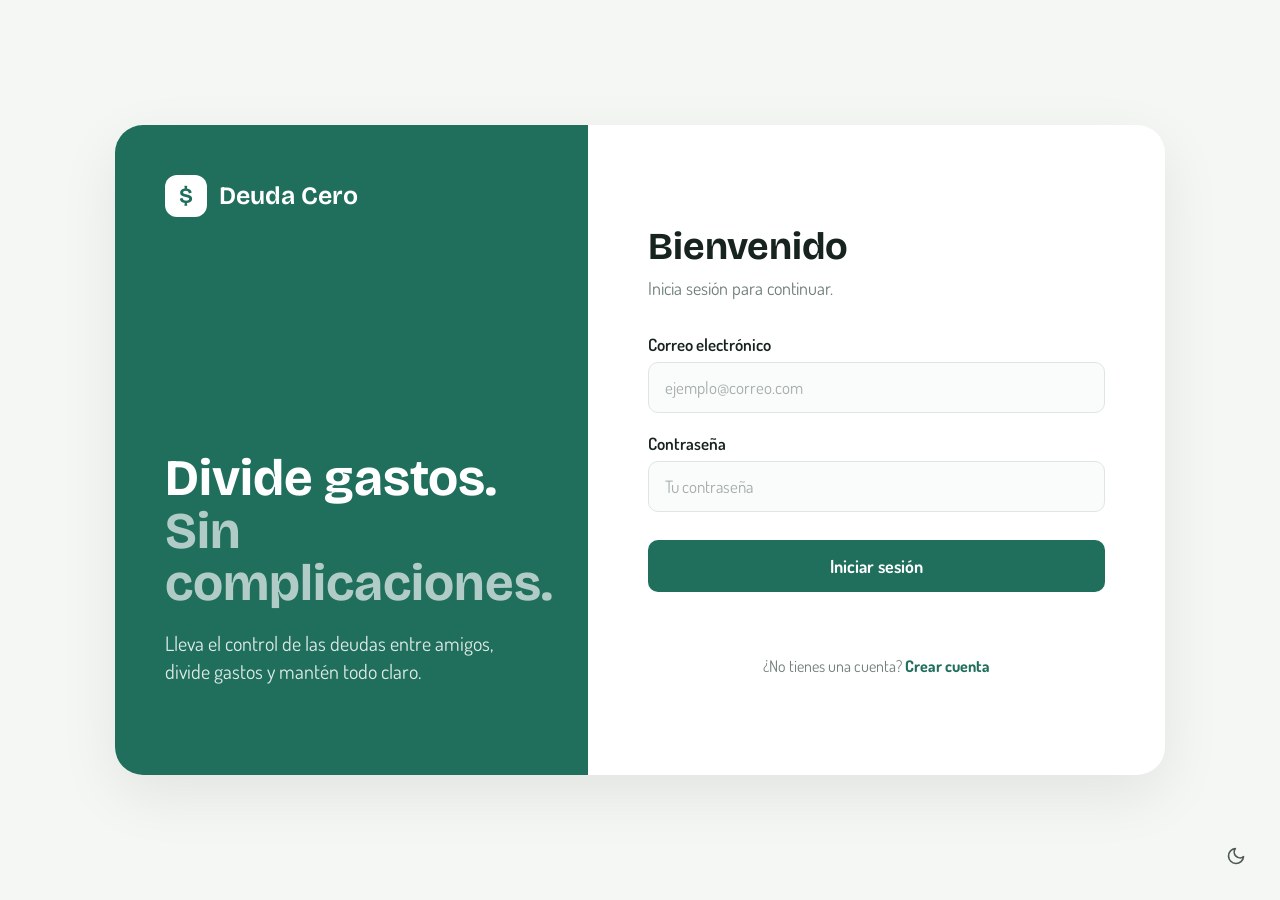
<file: src/main/resources/static/index.html>
<!DOCTYPE html>
<html lang="es">
<head>
    <meta charset="UTF-8">
    <meta name="viewport" content="width=device-width, initial-scale=1.0">

    <title>Deuda Cero</title>

    <link rel="icon" type="image/svg+xml" href="./assets/favicon.svg">

    <script src="./javascript/tema.js"></script>

    <!-- Google Fonts -->
    <link rel="preconnect" href="https://fonts.googleapis.com">
    <link rel="preconnect" href="https://fonts.gstatic.com" crossorigin>

    <link href="https://fonts.googleapis.com/css2?family=Bricolage+Grotesque:opsz,wght@12..96,200..800&family=Dosis:wght@200..800&display=swap"
          rel="stylesheet">

    <link rel="stylesheet" href="./css/auth.css">
    <link rel="stylesheet" href="./css/tema.css">
</head>

<body>

<main class="auth-container">

    <!-- Panel izquierdo -->
    <section class="auth-info">

        <div class="auth-info-top">

            <div class="brand">
                <span class="brand-icon">$</span>
                <span>Deuda Cero</span>
            </div>

            <button
                type="button"
                class="theme-toggle"
                data-theme-toggle
                aria-label="Modo oscuro"
                aria-pressed="false"
                title="Activar modo oscuro"
            >
                <svg class="theme-icon theme-icon-moon" viewBox="0 0 24 24" fill="none" stroke="currentColor" stroke-width="2" stroke-linecap="round" stroke-linejoin="round" aria-hidden="true">
                    <path d="M21 12.79A9 9 0 1 1 11.21 3 7 7 0 0 0 21 12.79z"></path>
                </svg>

                <svg class="theme-icon theme-icon-sun" viewBox="0 0 24 24" fill="none" stroke="currentColor" stroke-width="2" stroke-linecap="round" stroke-linejoin="round" aria-hidden="true">
                    <circle cx="12" cy="12" r="4"></circle>
                    <path d="M12 2v2M12 20v2M4.93 4.93l1.41 1.41M17.66 17.66l1.41 1.41M2 12h2M20 12h2M4.93 19.07l1.41-1.41M17.66 6.34l1.41-1.41"></path>
                </svg>
            </button>

        </div>

        <div class="info-content">

            <h1>
                Divide gastos.
                <span>Sin complicaciones.</span>
            </h1>

            <p>
                Lleva el control de las deudas entre amigos,
                divide gastos y mantén todo claro.
            </p>

        </div>

    </section>


    <!-- Panel derecho -->
    <section class="auth-form-container">

        <!-- LOGIN -->
        <div class="auth-form active" id="loginForm">

            <div class="form-header">
                <h2>Bienvenido</h2>
                <p>Inicia sesión para continuar.</p>
            </div>

            <form id="formLogin">

                <div class="input-group">
                    <label for="loginEmail">Correo electrónico</label>

                    <input
                        type="email"
                        id="loginEmail"
                        name="email"
                        placeholder="ejemplo@correo.com"
                        required
                    >
                </div>

                <div class="input-group">
                    <label for="loginPassword">Contraseña</label>

                    <input
                        type="password"
                        id="loginPassword"
                        name="password"
                        placeholder="Tu contraseña"
                        required
                    >
                </div>

                <button type="submit" class="btn-primary">
                    Iniciar sesión
                </button>

            </form>

            <div class="form-message" id="loginMessage"></div>

            <div class="form-footer">
                <p>
                    ¿No tienes una cuenta?
                    <button type="button" id="showRegister">
                        Crear cuenta
                    </button>
                </p>
            </div>

        </div>


        <!-- REGISTRO -->
        <div class="auth-form" id="registerForm">

            <div class="form-header">
                <h2>Crear cuenta</h2>
                <p>Comienza a controlar tus gastos.</p>
            </div>

            <form id="formRegister">

                <div class="input-row">

                    <div class="input-group">
                        <label for="registerNombre">Nombre</label>

                        <input
                            type="text"
                            id="registerNombre"
                            name="nombre"
                            placeholder="Aldo"
                            required
                        >
                    </div>

                    <div class="input-group">
                        <label for="registerApellido">Apellido</label>

                        <input
                            type="text"
                            id="registerApellido"
                            name="apellido"
                            placeholder="Ruiz"
                            required
                        >
                    </div>

                </div>

                <div class="input-group">
                    <label for="registerEmail">Correo electrónico</label>

                    <input
                        type="email"
                        id="registerEmail"
                        name="email"
                        placeholder="ejemplo@correo.com"
                        required
                    >
                </div>

                <div class="input-group">
                    <label for="registerPassword">Contraseña</label>

                    <input
                        type="password"
                        id="registerPassword"
                        name="password"
                        placeholder="Crea una contraseña"
                        required
                    >
                </div>

                <button type="submit" class="btn-primary">
                    Crear cuenta
                </button>

            </form>

            <div class="form-message" id="registerMessage"></div>

            <div class="form-footer">
                <p>
                    ¿Ya tienes una cuenta?
                    <button type="button" id="showLogin">
                        Iniciar sesión
                    </button>
                </p>
            </div>

        </div>

    </section>

</main>

<script src="./javascript/api.js"></script>
<script src="./javascript/auth.js"></script>

</body>
</html>
</file>
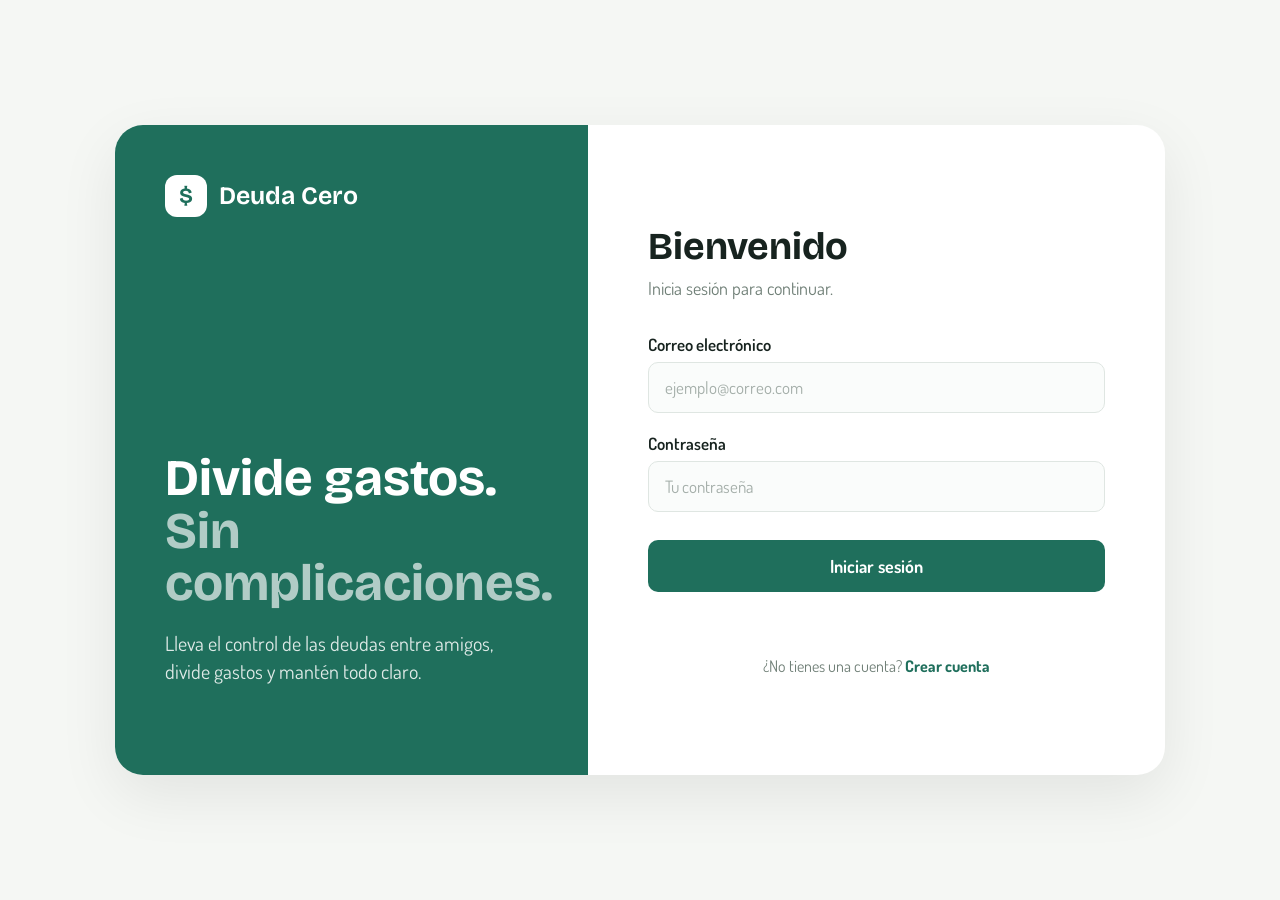
<file: src/main/resources/templates/html/index.html>
<!DOCTYPE html>
<html lang="es">
<head>
    <meta charset="UTF-8">
    <meta name="viewport" content="width=device-width, initial-scale=1.0">

    <title>Deuda Cero</title>

    <!-- Google Fonts -->
    <link rel="preconnect" href="https://fonts.googleapis.com">
    <link rel="preconnect" href="https://fonts.gstatic.com" crossorigin>

    <link href="https://fonts.googleapis.com/css2?family=Bricolage+Grotesque:opsz,wght@12..96,200..800&family=Dosis:wght@200..800&display=swap"
          rel="stylesheet">

    <link rel="stylesheet" href="../css/auth.css">
</head>

<body>

<main class="auth-container">

    <!-- Panel izquierdo -->
    <section class="auth-info">

        <div class="brand">
            <span class="brand-icon">$</span>
            <span>Deuda Cero</span>
        </div>

        <div class="info-content">

            <h1>
                Divide gastos.
                <span>Sin complicaciones.</span>
            </h1>

            <p>
                Lleva el control de las deudas entre amigos,
                divide gastos y mantén todo claro.
            </p>

        </div>

    </section>


    <!-- Panel derecho -->
    <section class="auth-form-container">

        <!-- LOGIN -->
        <div class="auth-form active" id="loginForm">

            <div class="form-header">
                <h2>Bienvenido</h2>
                <p>Inicia sesión para continuar.</p>
            </div>

            <form id="formLogin">

                <div class="input-group">
                    <label for="loginEmail">Correo electrónico</label>

                    <input
                        type="email"
                        id="loginEmail"
                        name="email"
                        placeholder="ejemplo@correo.com"
                        required
                    >
                </div>

                <div class="input-group">
                    <label for="loginPassword">Contraseña</label>

                    <input
                        type="password"
                        id="loginPassword"
                        name="password"
                        placeholder="Tu contraseña"
                        required
                    >
                </div>

                <button type="submit" class="btn-primary">
                    Iniciar sesión
                </button>

            </form>

            <div class="form-message" id="loginMessage"></div>

            <div class="form-footer">
                <p>
                    ¿No tienes una cuenta?
                    <button type="button" id="showRegister">
                        Crear cuenta
                    </button>
                </p>

                <!--
                    <button type="button" id="logoutTest">
                        Cerrar sesión
                    </button>
                -->
            </div>

        </div>


        <!-- REGISTRO -->
        <div class="auth-form" id="registerForm">

            <div class="form-header">
                <h2>Crear cuenta</h2>
                <p>Comienza a controlar tus gastos.</p>
            </div>

            <form id="formRegister">

                <div class="input-row">

                    <div class="input-group">
                        <label for="registerNombre">Nombre</label>

                        <input
                            type="text"
                            id="registerNombre"
                            name="nombre"
                            placeholder="Aldo"
                            required
                        >
                    </div>

                    <div class="input-group">
                        <label for="registerApellido">Apellido</label>

                        <input
                            type="text"
                            id="registerApellido"
                            name="apellido"
                            placeholder="Ruiz"
                            required
                        >
                    </div>

                </div>

                <div class="input-group">
                    <label for="registerEmail">Correo electrónico</label>

                    <input
                        type="email"
                        id="registerEmail"
                        name="email"
                        placeholder="ejemplo@correo.com"
                        required
                    >
                </div>

                <div class="input-group">
                    <label for="registerPassword">Contraseña</label>

                    <input
                        type="password"
                        id="registerPassword"
                        name="password"
                        placeholder="Crea una contraseña"
                        required
                    >
                </div>

                <button type="submit" class="btn-primary">
                    Crear cuenta
                </button>

            </form>

            <div class="form-message" id="registerMessage"></div>

            <div class="form-footer">
                <p>
                    ¿Ya tienes una cuenta?
                    <button type="button" id="showLogin">
                        Iniciar sesión
                    </button>
                </p>
            </div>

        </div>

    </section>

</main>

<script src="../javascript/api.js"></script>
<script src="../javascript/auth.js"></script>

</body>
</html>
</file>
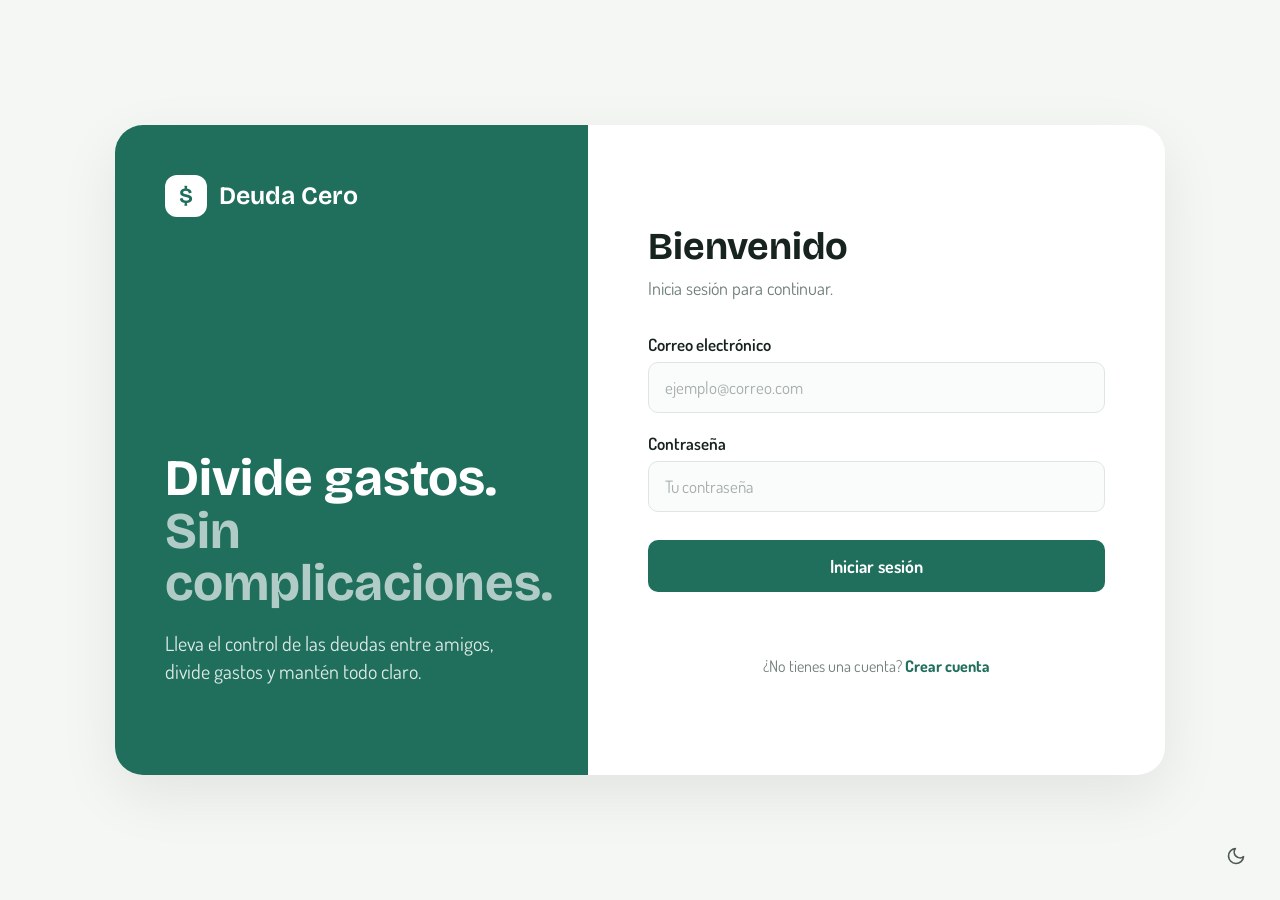
<file: src/main/resources/static/dashboard.html>
<!DOCTYPE html>
<html lang="es">
<head>
    <meta charset="UTF-8">
    <meta name="viewport" content="width=device-width, initial-scale=1.0">

    <title>Deuda Cero</title>

    <link rel="icon" type="image/svg+xml" href="./assets/favicon.svg">

    <script src="./javascript/tema.js"></script>

    <!-- Google Fonts -->
    <link rel="preconnect" href="https://fonts.googleapis.com">
    <link rel="preconnect" href="https://fonts.gstatic.com" crossorigin>
    <link href="https://fonts.googleapis.com/css2?family=Bricolage+Grotesque:opsz,wght@12..96,200..800&family=Dosis:wght@200..800&display=swap" rel="stylesheet">

    <link rel="stylesheet" href="./css/dashboard.css">
    <link rel="stylesheet" href="./css/tema.css">
</head>

<body>

    <div class="app">

        <!-- BARRA LATERAL -->
        <aside class="sidebar" id="sidebar">

            <div class="logo">
                <span class="logo-icon">$</span>
                <span>Deuda Cero</span>
            </div>

            <nav class="navigation">

                <a href="#inicio" class="nav-item active">
                    <span class="nav-icon">⌂</span>
                    <span>Inicio</span>
                </a>

                <a href="#groupsSection" class="nav-item">
                    <span class="nav-icon">▣</span>
                    <span>Mis grupos</span>
                </a>

                <a href="#invitationsSection" class="nav-item">
                    <span class="nav-icon">✉</span>
                    <span>Invitaciones</span>
                    <span class="notification-badge hidden"></span>
                </a>

            </nav>

            <div class="sidebar-bottom">

                <button id="logoutBtn" class="logout-button">
                    <span class="nav-icon">↪</span>
                    <span>Cerrar sesión</span>
                </button>

            </div>

        </aside>

        <div id="sidebarOverlay" class="sidebar-overlay hidden"></div>


        <!-- CONTENIDO PRINCIPAL -->
        <main class="main-content">

            <!-- HEADER -->
            <header class="topbar" id="inicio">

                <button
                    id="menuToggle"
                    class="menu-toggle"
                    aria-label="Abrir menú"
                    aria-controls="sidebar"
                    aria-expanded="false"
                >
                    <span></span>
                    <span></span>
                    <span></span>
                </button>

                <div class="welcome">
                    <span class="welcome-label">Bienvenido de nuevo</span>
                    <h1 id="userName">Cargando...</h1>
                </div>

                <div class="user-info">

                    <button
                        type="button"
                        class="theme-toggle"
                        data-theme-toggle
                        aria-label="Modo oscuro"
                        aria-pressed="false"
                        title="Activar modo oscuro"
                    >
                        <svg class="theme-icon theme-icon-moon" viewBox="0 0 24 24" fill="none" stroke="currentColor" stroke-width="2" stroke-linecap="round" stroke-linejoin="round" aria-hidden="true">
                            <path d="M21 12.79A9 9 0 1 1 11.21 3 7 7 0 0 0 21 12.79z"></path>
                        </svg>

                        <svg class="theme-icon theme-icon-sun" viewBox="0 0 24 24" fill="none" stroke="currentColor" stroke-width="2" stroke-linecap="round" stroke-linejoin="round" aria-hidden="true">
                            <circle cx="12" cy="12" r="4"></circle>
                            <path d="M12 2v2M12 20v2M4.93 4.93l1.41 1.41M17.66 17.66l1.41 1.41M2 12h2M20 12h2M4.93 19.07l1.41-1.41M17.66 6.34l1.41-1.41"></path>
                        </svg>
                    </button>

                    <div class="user-avatar" id="userAvatar">
                        ?
                    </div>

                    <div class="user-data">
                        <span id="userNameHeader">Usuario</span>
                        <span id="userEmail">correo@ejemplo.com</span>
                    </div>
                </div>

            </header>


            <!-- CONTENIDO -->
            <section class="content">

                <!-- ENCABEZADO DE GRUPOS -->
                <div class="section-header" id="groupsSection">

                    <div>
                        <span class="section-label">ESPACIOS COMPARTIDOS</span>
                        <h2>Mis grupos</h2>
                    </div>

                    <button id="createGroupBtn" class="primary-button">
                        <span>+</span>
                        Crear grupo
                    </button>

                </div>


                <!-- GRUPOS -->
                <div id="groupsContainer" class="groups-grid">

                    <!--
                        Los grupos reales se cargarán aquí
                        mediante JavaScript.
                    -->

                    <div class="empty-state" id="groupsLoading">
                        <div class="loading-spinner"></div>
                        <p>Cargando tus grupos...</p>
                    </div>

                </div>


                <!-- INVITACIONES -->
                <div class="section-header invitations-header" id="invitationsSection">

                    <div>
                        <span class="section-label">PENDIENTES</span>
                        <h2>Invitaciones</h2>
                    </div>

                </div>


                <div id="invitationsContainer" class="invitations-container">

                    <div class="empty-state">
                        <div class="empty-icon">✉</div>
                        <p>Cargando invitaciones...</p>
                    </div>

                </div>

            </section>

        </main>

    </div>


    <!-- MODAL CREAR GRUPO -->
    <div id="createGroupModal" class="modal-overlay hidden">

        <div class="modal">

            <div class="modal-header">
                <div>
                    <span class="section-label">NUEVO ESPACIO</span>
                    <h2>Crear grupo</h2>
                </div>

                <button id="closeModalBtn" class="close-button">
                    ×
                </button>
            </div>


            <form id="createGroupForm">

                <div class="form-group">

                    <label for="groupName">
                        Nombre del grupo
                    </label>

                    <input
                        type="text"
                        id="groupName"
                        name="nombre"
                        placeholder="Ej. Viaje a Cancún"
                        maxlength="50"
                        required
                    >

                </div>


                <div class="form-group">

                    <label for="groupDescription">
                        Descripción
                        <span>(opcional)</span>
                    </label>

                    <textarea
                        id="groupDescription"
                        name="descripcion"
                        placeholder="¿Para qué utilizarán este grupo?"
                        maxlength="255"
                        rows="4"
                    ></textarea>

                </div>


                <div id="createGroupError" class="form-error hidden">
                </div>


                <div class="modal-actions">

                    <button
                        type="button"
                        id="cancelModalBtn"
                        class="secondary-button"
                    >
                        Cancelar
                    </button>

                    <button
                        type="submit"
                        class="primary-button"
                    >
                        Crear grupo
                    </button>

                </div>

            </form>

        </div>

    </div>


    <script src="./javascript/api.js"></script>
    <script src="./javascript/dashboard.js"></script>

</body>
</html>
</file>
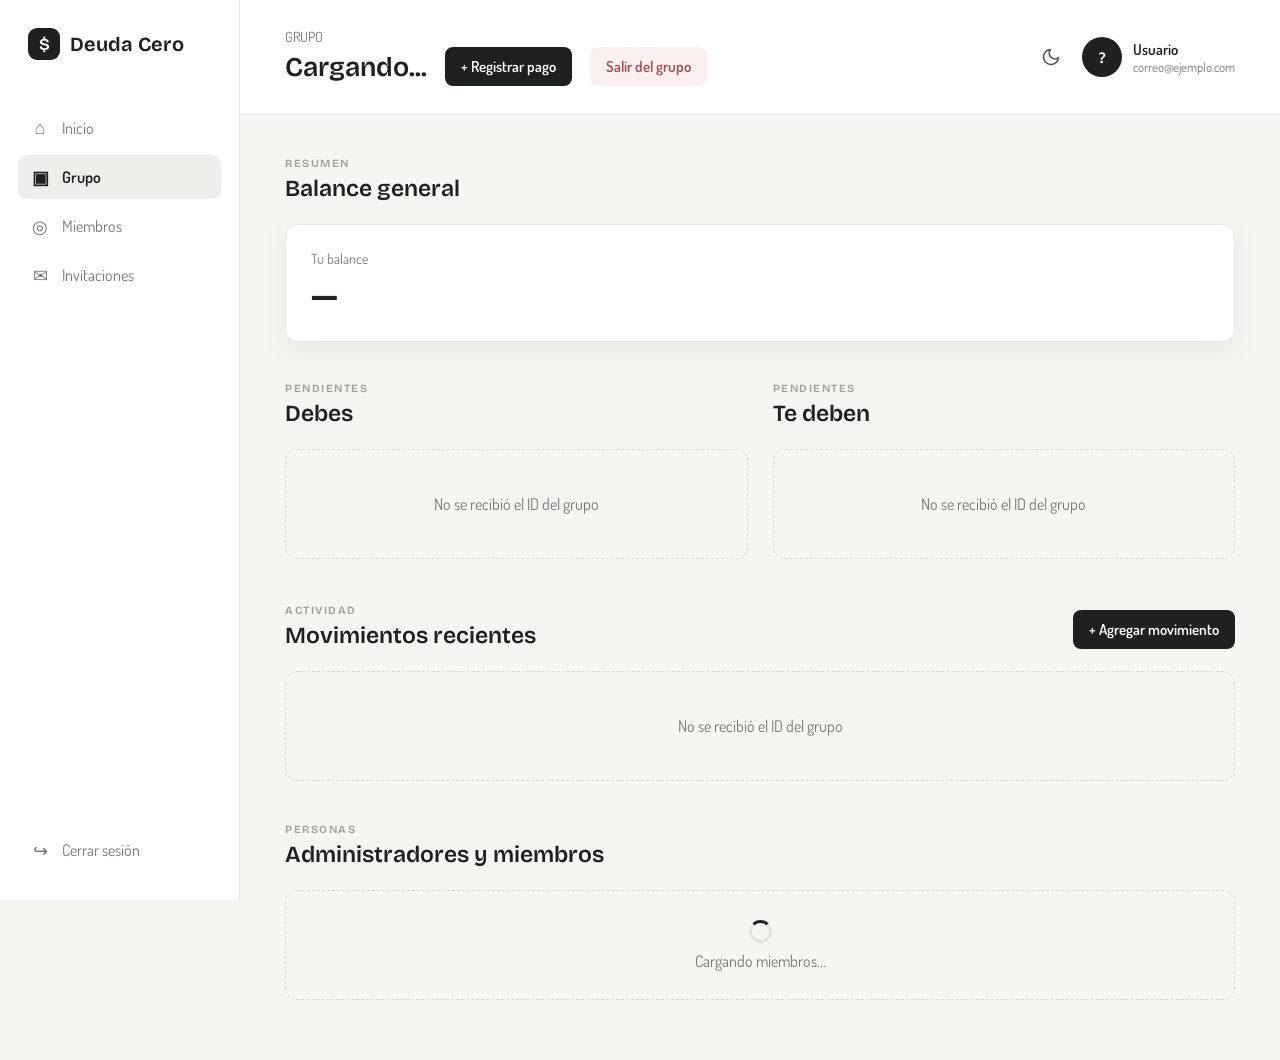
<file: src/main/resources/static/grupo-dashboard.html>
<!DOCTYPE html>
<html lang="es">

<head>
    <meta charset="UTF-8">
    <meta name="viewport" content="width=device-width, initial-scale=1.0">

    <title>Deuda Cero</title>

    <link rel="icon" type="image/svg+xml" href="./assets/favicon.svg">

    <script src="./javascript/tema.js"></script>

    <link rel="preconnect" href="https://fonts.googleapis.com">
    <link rel="preconnect" href="https://fonts.gstatic.com" crossorigin>

    <link
        href="https://fonts.googleapis.com/css2?family=Bricolage+Grotesque:opsz,wght@12..96,200..800&family=Dosis:wght@200..800&display=swap"
        rel="stylesheet"
    >

    <link rel="stylesheet" href="./css/grupo-dashboard.css">
    <link rel="stylesheet" href="./css/tema.css">
</head>

<body>

<div class="app">

    <!-- BARRA LATERAL -->
    <aside class="sidebar" id="sidebar">

        <div class="logo">

            <span class="logo-icon">$</span>

            <span>Deuda Cero</span>

        </div>


        <nav class="navigation">

            <a href="dashboard.html" class="nav-item">

                <span class="nav-icon">⌂</span>

                <span>Inicio</span>

            </a>


            <a href="#inicio" class="nav-item active">

                <span class="nav-icon">▣</span>

                <span>Grupo</span>

            </a>


            <a href="#membersSection" class="nav-item">

                <span class="nav-icon">◎</span>

                <span>Miembros</span>

            </a>


            <a href="dashboard.html#invitationsSection" class="nav-item">

                <span class="nav-icon">✉</span>

                <span>Invitaciones</span>

            </a>

        </nav>


        <div class="sidebar-bottom">

            <button id="logoutBtn" class="logout-button">

                <span class="nav-icon">↪</span>

                <span>Cerrar sesión</span>

            </button>

        </div>

    </aside>

    <div id="sidebarOverlay" class="sidebar-overlay hidden"></div>


    <!-- CONTENIDO PRINCIPAL -->
    <main class="main-content">


        <!-- HEADER -->
        <header class="topbar" id="inicio">

            <button
                id="menuToggle"
                class="menu-toggle"
                aria-label="Abrir menú"
                aria-controls="sidebar"
                aria-expanded="false"
            >
                <span></span>
                <span></span>
                <span></span>
            </button>

            <div class="welcome">

                <span class="welcome-label">
                    GRUPO
                </span>

                <div class="group-title-row">

                    <h1 id="groupName">
                        Cargando...
                    </h1>

                    <button
                        id="inviteMemberBtn"
                        class="primary-button hidden"
                    >
                        + Invitar miembro
                    </button>

                    <button
                        id="registerPaymentBtn"
                        class="primary-button"
                    >
                        + Registrar pago
                    </button>

                    <button
                        id="leaveGroupBtn"
                        class="danger-button"
                    >
                        Salir del grupo
                    </button>

                </div>

            </div>


            <div class="user-info">

                <button
                    type="button"
                    class="theme-toggle"
                    data-theme-toggle
                    aria-label="Modo oscuro"
                    aria-pressed="false"
                    title="Activar modo oscuro"
                >
                    <svg class="theme-icon theme-icon-moon" viewBox="0 0 24 24" fill="none" stroke="currentColor" stroke-width="2" stroke-linecap="round" stroke-linejoin="round" aria-hidden="true">
                        <path d="M21 12.79A9 9 0 1 1 11.21 3 7 7 0 0 0 21 12.79z"></path>
                    </svg>

                    <svg class="theme-icon theme-icon-sun" viewBox="0 0 24 24" fill="none" stroke="currentColor" stroke-width="2" stroke-linecap="round" stroke-linejoin="round" aria-hidden="true">
                        <circle cx="12" cy="12" r="4"></circle>
                        <path d="M12 2v2M12 20v2M4.93 4.93l1.41 1.41M17.66 17.66l1.41 1.41M2 12h2M20 12h2M4.93 19.07l1.41-1.41M17.66 6.34l1.41-1.41"></path>
                    </svg>
                </button>

                <div
                    class="user-avatar"
                    id="userAvatar"
                >
                    ?
                </div>


                <div class="user-data">

                    <span id="userNameHeader">
                        Usuario
                    </span>

                    <span id="userEmail">
                        correo@ejemplo.com
                    </span>

                </div>

            </div>

        </header>


        <!-- CONTENIDO -->
        <section class="content">


            <!-- BALANCE -->
            <div class="section-header">

                <div>

                    <span class="section-label">
                        RESUMEN
                    </span>

                    <h2>
                        Balance general
                    </h2>

                </div>

            </div>


            <div class="balance-card">

                <span class="balance-label">
                    Tu balance
                </span>

                <strong id="balanceGeneral">
                    $0.00
                </strong>

            </div>


            <!-- DEUDAS -->
            <div class="debts-section">


                <!-- DEBES -->
                <div class="debt-column">

                    <div class="section-header">

                        <div>

                            <span class="section-label">
                                PENDIENTES
                            </span>

                            <h2>
                                Debes
                            </h2>

                        </div>

                    </div>


                    <div
                        id="debtsYouOwe"
                        class="debt-list"
                    >

                        <div class="empty-state">

                            <div class="loading-spinner"></div>

                            <p>
                                Cargando...
                            </p>

                        </div>

                    </div>

                </div>


                <!-- TE DEBEN -->
                <div class="debt-column">

                    <div class="section-header">

                        <div>

                            <span class="section-label">
                                PENDIENTES
                            </span>

                            <h2>
                                Te deben
                            </h2>

                        </div>

                    </div>


                    <div
                        id="debtsTheyOwe"
                        class="debt-list"
                    >

                        <div class="empty-state">

                            <div class="loading-spinner"></div>

                            <p>
                                Cargando...
                            </p>

                        </div>

                    </div>

                </div>

            </div>


            <!-- MOVIMIENTOS -->
            <div class="section-header movements-header">

                <div>

                    <span class="section-label">
                        ACTIVIDAD
                    </span>

                    <h2>
                        Movimientos recientes
                    </h2>

                </div>

                <button id="createMovementBtn" class="primary-button">
                    <span>+</span>
                    Agregar movimiento
                </button>

            </div>


            <div
                id="recentMovements"
                class="movements-container"
            >

                <div class="empty-state">

                    <div class="loading-spinner"></div>

                    <p>
                        Cargando movimientos...
                    </p>

                </div>

            </div>


            <!-- MIEMBROS -->
            <div id="membersSection" class="members-section">

                <div class="section-header">

                    <div>

                        <span class="section-label">
                            PERSONAS
                        </span>

                        <h2>
                            Administradores y miembros
                        </h2>

                    </div>

                </div>


                <div id="membersList" class="members-list">

                    <div class="empty-state">

                        <div class="loading-spinner"></div>

                        <p>
                            Cargando miembros...
                        </p>

                    </div>

                </div>

            </div>

        </section>

    </main>

</div>

<!-- MODAL CREAR MOVIMIENTO -->
<div id="createMovementModal" class="modal-overlay hidden">

    <div class="modal movement-modal">

        <div class="modal-header">

            <div>

                <span class="section-label">
                    NUEVA ACTIVIDAD
                </span>

                <h2>
                    Agregar movimiento
                </h2>

            </div>

            <button
                id="closeMovementModalBtn"
                class="close-button"
                type="button"
            >
                ×
            </button>

        </div>


        <form id="createMovementForm">

            <!-- DESCRIPCIÓN -->

            <div class="form-group">

                <label for="movementDescription">
                    Descripción
                </label>

                <input
                    type="text"
                    id="movementDescription"
                    maxlength="255"
                    placeholder="Ej. Cena"
                    required
                >

            </div>


            <!-- MONTO -->

            <div class="form-group">

                <label for="movementAmount">
                    Monto total
                </label>

                <input
                    type="number"
                    id="movementAmount"
                    min="0.01"
                    step="0.01"
                    placeholder="0.00"
                    required
                >

            </div>


            <!-- PAGADOR -->

            <div class="form-group">

                <label for="movementPayer">
                    ¿Quién pagó?
                </label>

                <select
                    id="movementPayer"
                    required
                >

                    <option value="">
                        Selecciona un miembro
                    </option>

                </select>

            </div>

            <!-- TIPO DE MOVIMIENTO -->
            <div class="form-group">

                <label for="movementType">
                    Tipo de movimiento
                </label>

                <select id="movementType" disabled>

                    <option value="GASTO" selected>
                        Gasto
                    </option>

                </select>

            </div>


            <!-- TIPO DE DIVISIÓN -->
            <div class="form-group">

                <label for="movementDivision">
                    División
                </label>

                <select id="movementDivision" required>

                    <option value="IGUAL">
                        Dividir por partes iguales
                    </option>

                    <option value="PERSONALIZADA">
                        División personalizada
                    </option>

                </select>

            </div>


            <!-- PARTICIPANTES -->

            <div class="form-group">

                <label>
                    Participantes
                </label>

                <div
                    id="participantsContainer"
                    class="participants-container"
                >
                    <!-- Se llena mediante JavaScript -->
                </div>

            </div>


            <!-- ERROR -->

            <div
                id="createMovementError"
                class="form-error hidden"
            >
            </div>


            <!-- BOTONES -->

            <div class="modal-actions">

                <button
                    type="button"
                    id="cancelMovementBtn"
                    class="secondary-button"
                >
                    Cancelar
                </button>

                <button
                    type="submit"
                    class="primary-button"
                >
                    Crear movimiento
                </button>

            </div>

        </form>

    </div>

</div>

<!-- MODAL INVITAR MIEMBRO -->
<div id="inviteMemberModal" class="modal-overlay hidden">

    <div class="modal">

        <div class="modal-header">

            <div>

                <span class="section-label">
                    INVITACIÓN
                </span>

                <h2>
                    Invitar miembro
                </h2>

            </div>

            <button
                type="button"
                id="closeInviteModalBtn"
                class="close-button"
            >
                ×
            </button>

        </div>


        <form id="inviteMemberForm">

            <div class="form-group">

                <label for="memberEmail">
                    Correo electrónico
                </label>

                <input
                    type="email"
                    id="memberEmail"
                    name="email"
                    placeholder="Ej. usuario@correo.com"
                    required
                >

            </div>


            <div
                id="inviteMemberError"
                class="form-error hidden"
            >
            </div>


            <div class="modal-actions">

                <button
                    type="button"
                    id="cancelInviteModalBtn"
                    class="secondary-button"
                >
                    Cancelar
                </button>

                <button
                    type="submit"
                    class="primary-button"
                >
                    Enviar invitación
                </button>

            </div>

        </form>

    </div>

</div>

<!-- MODAL REGISTRAR PAGO -->
<div id="registerPaymentModal" class="modal-overlay hidden">

    <div class="modal">

        <div class="modal-header">

            <div>

                <span class="section-label">
                    PAGO
                </span>

                <h2>
                    Registrar pago
                </h2>

            </div>

            <button
                type="button"
                id="closePaymentModalBtn"
                class="close-button"
            >
                ×
            </button>

        </div>


        <form id="registerPaymentForm">

            <div class="form-group">

                <label for="paymentDebt">
                    Deuda
                </label>

                <select
                    id="paymentDebt"
                    required
                >
                </select>

            </div>


            <div class="form-group">

                <label for="paymentAmount">
                    Monto
                </label>

                <input
                    type="number"
                    id="paymentAmount"
                    min="0.01"
                    step="0.01"
                    required
                >

            </div>


            <div
                id="paymentError"
                class="form-error hidden"
            >
            </div>


            <div class="modal-actions">

                <button
                    type="button"
                    id="cancelPaymentModalBtn"
                    class="secondary-button"
                >
                    Cancelar
                </button>

                <button
                    type="submit"
                    class="primary-button"
                >
                    Registrar pago
                </button>

            </div>

        </form>

    </div>

</div>


<!-- MODAL CONFIRMAR SALIDA DEL GRUPO -->
<div id="leaveGroupModal" class="modal-overlay notification-overlay hidden">

    <div class="modal notification-card">

        <div class="notification-header">

            <div class="notification-icon notification-icon-warning">
                !
            </div>

            <h2>
                Salir del grupo
            </h2>

        </div>

        <p class="notification-message">
            ¿Seguro que quieres salir del grupo? Dejarás de verlo en tu lista de grupos.
        </p>

        <div class="modal-actions notification-actions">

            <button
                type="button"
                id="cancelLeaveGroupBtn"
                class="secondary-button"
            >
                Cancelar
            </button>

            <button
                type="button"
                id="confirmLeaveGroupBtn"
                class="danger-button"
            >
                Salir del grupo
            </button>

        </div>

    </div>

</div>


<!-- NOTIFICACIÓN CENTRAL -->
<div
    id="appNotification"
    class="modal-overlay notification-overlay hidden"
    role="status"
    aria-live="polite"
>

    <div class="modal notification-card">

        <div class="notification-header">

            <div
                id="appNotificationIcon"
                class="notification-icon"
            >
            </div>

            <h2 id="appNotificationTitle">
            </h2>

        </div>

        <p
            id="appNotificationMessage"
            class="notification-message"
        >
        </p>

        <div class="modal-actions notification-actions">

            <button
                type="button"
                id="closeAppNotificationBtn"
                class="primary-button"
            >
                Aceptar
            </button>

        </div>

    </div>

</div>


<script src="./javascript/api.js"></script>
<script src="./javascript/grupo-dashboard.js"></script>

</body>

</html>
</file>
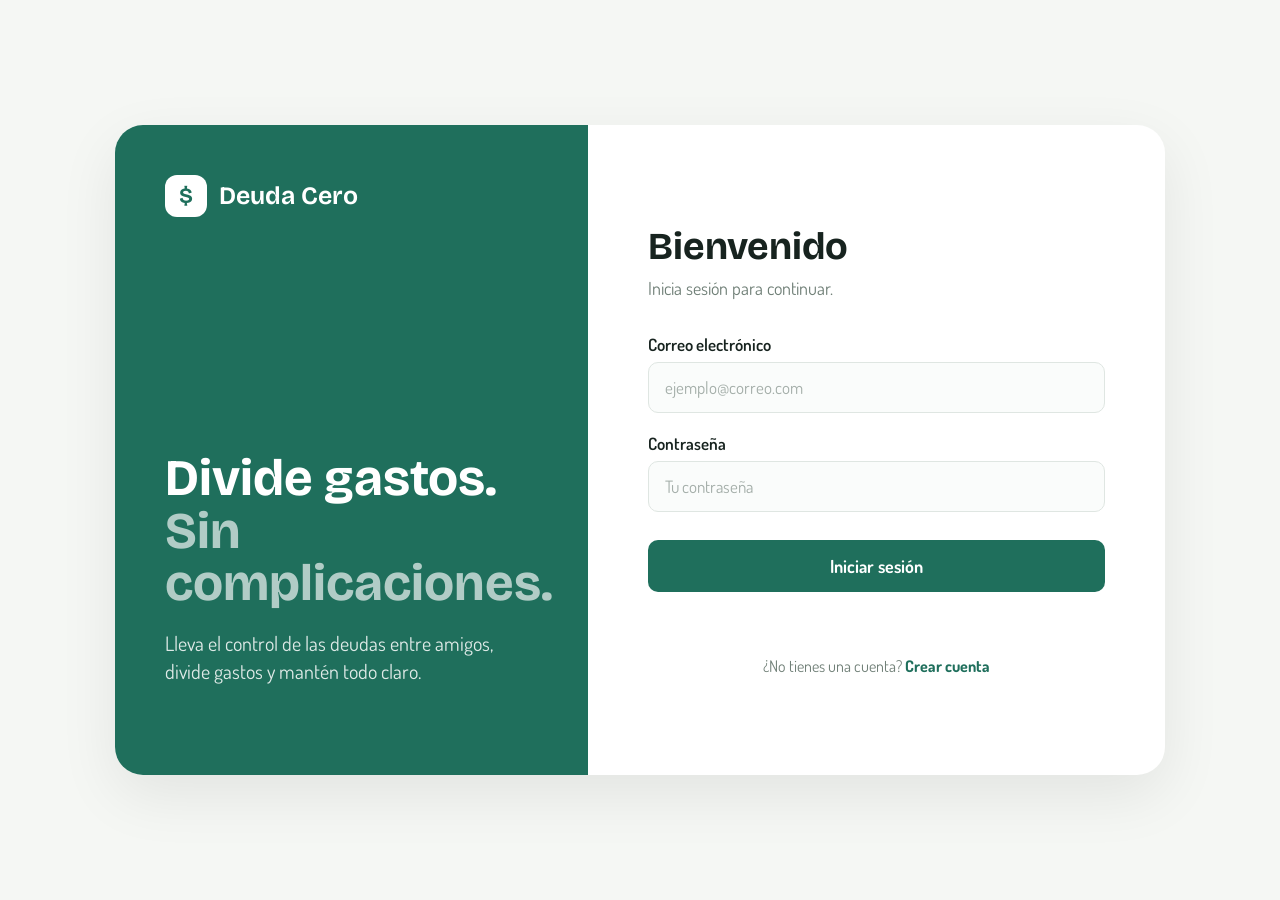
<file: src/main/resources/templates/html/dashboard.html>
<!DOCTYPE html>
<html lang="es">
<head>
    <meta charset="UTF-8">
    <meta name="viewport" content="width=device-width, initial-scale=1.0">

    <title>Deuda Cero</title>

    <!-- Google Fonts -->
    <link rel="preconnect" href="https://fonts.googleapis.com">
    <link rel="preconnect" href="https://fonts.gstatic.com" crossorigin>
    <link href="https://fonts.googleapis.com/css2?family=Bricolage+Grotesque:opsz,wght@12..96,200..800&family=Dosis:wght@200..800&display=swap" rel="stylesheet">

    <link rel="stylesheet" href="../css/dashboard.css">
</head>

<body>

    <div class="app">

        <!-- BARRA LATERAL -->
        <aside class="sidebar">

            <div class="logo">
                <span class="logo-icon">$</span>
                <span>Deuda Cero</span>
            </div>

            <nav class="navigation">

                <a href="dashboard.html" class="nav-item active">
                    <span class="nav-icon">⌂</span>
                    <span>Inicio</span>
                </a>

                <a href="#" class="nav-item">
                    <span class="nav-icon">▣</span>
                    <span>Mis grupos</span>
                </a>

                <a href="#" class="nav-item">
                    <span class="nav-icon">✉</span>
                    <span>Invitaciones</span>
                    <span class="notification-badge hidden"></span>
                </a>

            </nav>

            <div class="sidebar-bottom">

                <button id="logoutBtn" class="logout-button">
                    <span class="nav-icon">↪</span>
                    <span>Cerrar sesión</span>
                </button>

            </div>

        </aside>


        <!-- CONTENIDO PRINCIPAL -->
        <main class="main-content">

            <!-- HEADER -->
            <header class="topbar">

                <div class="welcome">
                    <span class="welcome-label">Bienvenido de nuevo</span>
                    <h1 id="userName">Cargando...</h1>
                </div>

                <div class="user-info">
                    <div class="user-avatar" id="userAvatar">
                        ?
                    </div>

                    <div class="user-data">
                        <span id="userNameHeader">Usuario</span>
                        <span id="userEmail">correo@ejemplo.com</span>
                    </div>
                </div>

            </header>


            <!-- CONTENIDO -->
            <section class="content">

                <!-- ENCABEZADO DE GRUPOS -->
                <div class="section-header">

                    <div>
                        <span class="section-label">ESPACIOS COMPARTIDOS</span>
                        <h2>Mis grupos</h2>
                    </div>

                    <button id="createGroupBtn" class="primary-button">
                        <span>+</span>
                        Crear grupo
                    </button>

                </div>


                <!-- GRUPOS -->
                <div id="groupsContainer" class="groups-grid">

                    <!--
                        Los grupos reales se cargarán aquí
                        mediante JavaScript.
                    -->

                    <div class="empty-state" id="groupsLoading">
                        <div class="loading-spinner"></div>
                        <p>Cargando tus grupos...</p>
                    </div>

                </div>


                <!-- INVITACIONES -->
                <div class="section-header invitations-header">

                    <div>
                        <span class="section-label">PENDIENTES</span>
                        <h2>Invitaciones</h2>
                    </div>

                </div>


                <div id="invitationsContainer" class="invitations-container">

                    <div class="empty-state">
                        <div class="empty-icon">✉</div>
                        <p>Cargando invitaciones...</p>
                    </div>

                </div>

            </section>

        </main>

    </div>


    <!-- MODAL CREAR GRUPO -->
    <div id="createGroupModal" class="modal-overlay hidden">

        <div class="modal">

            <div class="modal-header">
                <div>
                    <span class="section-label">NUEVO ESPACIO</span>
                    <h2>Crear grupo</h2>
                </div>

                <button id="closeModalBtn" class="close-button">
                    ×
                </button>
            </div>


            <form id="createGroupForm">

                <div class="form-group">

                    <label for="groupName">
                        Nombre del grupo
                    </label>

                    <input
                        type="text"
                        id="groupName"
                        name="nombre"
                        placeholder="Ej. Viaje a Cancún"
                        maxlength="50"
                        required
                    >

                </div>


                <div class="form-group">

                    <label for="groupDescription">
                        Descripción
                        <span>(opcional)</span>
                    </label>

                    <textarea
                        id="groupDescription"
                        name="descripcion"
                        placeholder="¿Para qué utilizarán este grupo?"
                        maxlength="255"
                        rows="4"
                    ></textarea>

                </div>


                <div id="createGroupError" class="form-error hidden">
                </div>


                <div class="modal-actions">

                    <button
                        type="button"
                        id="cancelModalBtn"
                        class="secondary-button"
                    >
                        Cancelar
                    </button>

                    <button
                        type="submit"
                        class="primary-button"
                    >
                        Crear grupo
                    </button>

                </div>

            </form>

        </div>

    </div>


    <script src="../javascript/api.js"></script>
    <script src="../javascript/dashboard.js"></script>

</body>
</html>
</file>
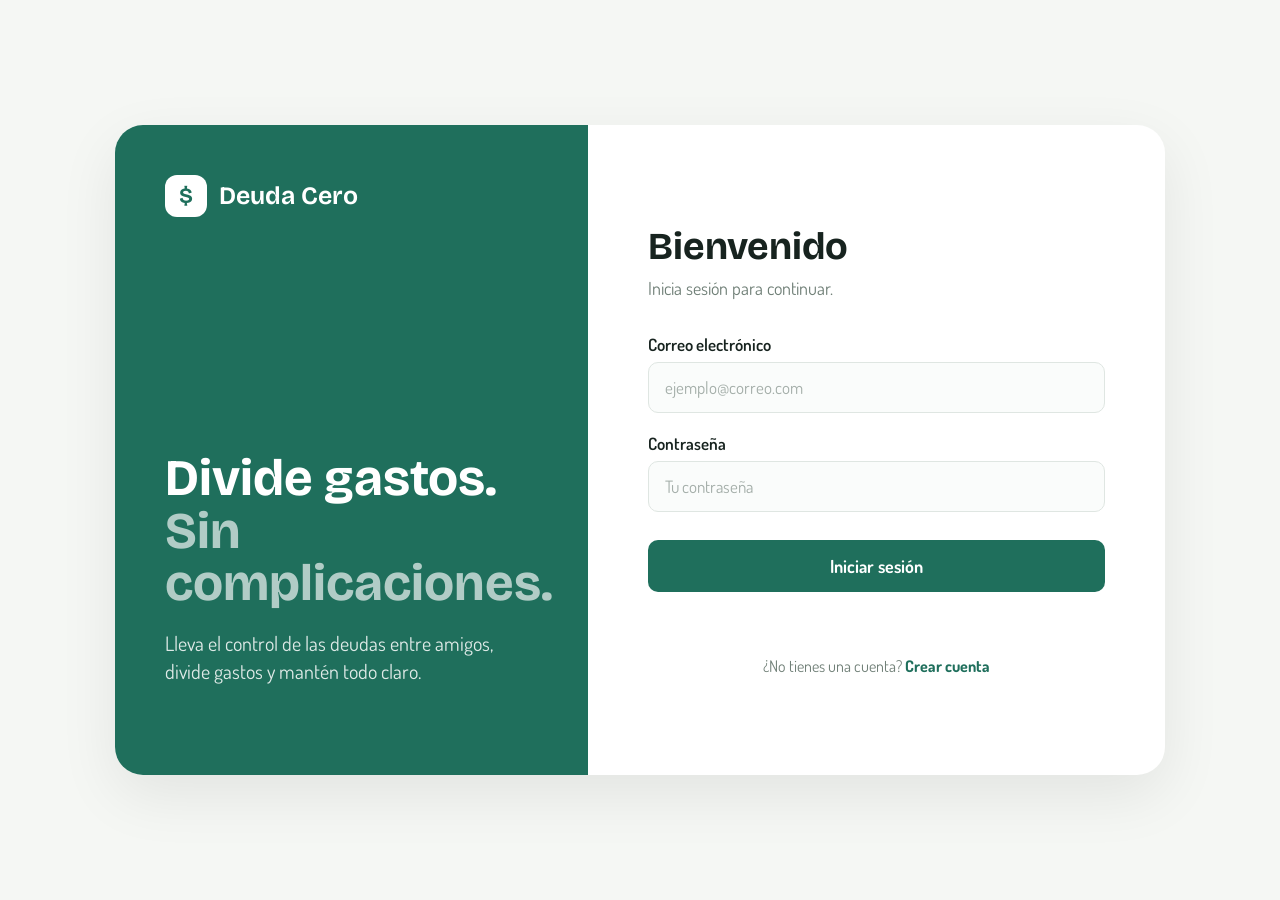
<file: src/main/resources/templates/html/grupo-dashboard.html>
<!DOCTYPE html>
<html lang="es">

<head>
    <meta charset="UTF-8">
    <meta name="viewport" content="width=device-width, initial-scale=1.0">

    <title>Deuda Cero</title>

    <link rel="preconnect" href="https://fonts.googleapis.com">
    <link rel="preconnect" href="https://fonts.gstatic.com" crossorigin>

    <link
        href="https://fonts.googleapis.com/css2?family=Bricolage+Grotesque:opsz,wght@12..96,200..800&family=Dosis:wght@200..800&display=swap"
        rel="stylesheet"
    >

    <link rel="stylesheet" href="../css/grupo-dashboard.css">
</head>

<body>

<div class="app">

    <!-- BARRA LATERAL -->
    <aside class="sidebar">

        <div class="logo">

            <span class="logo-icon">$</span>

            <span>Deuda Cero</span>

        </div>


        <nav class="navigation">

            <a href="dashboard.html" class="nav-item">

                <span class="nav-icon">⌂</span>

                <span>Inicio</span>

            </a>


            <a href="#" class="nav-item active">

                <span class="nav-icon">▣</span>

                <span>Grupo</span>

            </a>


            <a href="#" class="nav-item">

                <span class="nav-icon">✉</span>

                <span>Invitaciones</span>

            </a>

        </nav>


        <div class="sidebar-bottom">

            <button id="logoutBtn" class="logout-button">

                <span class="nav-icon">↪</span>

                <span>Cerrar sesión</span>

            </button>

        </div>

    </aside>


    <!-- CONTENIDO PRINCIPAL -->
    <main class="main-content">


        <!-- HEADER -->
        <header class="topbar">

            <div class="welcome">

                <span class="welcome-label">
                    GRUPO
                </span>

                <div class="group-title-row">

                    <h1 id="groupName">
                        Cargando...
                    </h1>

                    <button
                        id="inviteMemberBtn"
                        class="primary-button"
                    >
                        + Invitar miembro
                    </button>

                    <button
                        id="registerPaymentBtn"
                        class="primary-button"
                    >
                        + Registrar pago
                    </button>

                </div>

            </div>


            <div class="user-info">

                <div
                    class="user-avatar"
                    id="userAvatar"
                >
                    ?
                </div>


                <div class="user-data">

                    <span id="userNameHeader">
                        Usuario
                    </span>

                    <span id="userEmail">
                        correo@ejemplo.com
                    </span>

                </div>

            </div>

        </header>


        <!-- CONTENIDO -->
        <section class="content">


            <!-- BALANCE -->
            <div class="section-header">

                <div>

                    <span class="section-label">
                        RESUMEN
                    </span>

                    <h2>
                        Balance general
                    </h2>

                </div>

            </div>


            <div class="balance-card">

                <span class="balance-label">
                    Tu balance
                </span>

                <strong id="balanceGeneral">
                    $0.00
                </strong>

            </div>


            <!-- DEUDAS -->
            <div class="debts-section">


                <!-- DEBES -->
                <div class="debt-column">

                    <div class="section-header">

                        <div>

                            <span class="section-label">
                                PENDIENTES
                            </span>

                            <h2>
                                Debes
                            </h2>

                        </div>

                    </div>


                    <div
                        id="debtsYouOwe"
                        class="debt-list"
                    >

                        <div class="empty-state">

                            <div class="loading-spinner"></div>

                            <p>
                                Cargando...
                            </p>

                        </div>

                    </div>

                </div>


                <!-- TE DEBEN -->
                <div class="debt-column">

                    <div class="section-header">

                        <div>

                            <span class="section-label">
                                PENDIENTES
                            </span>

                            <h2>
                                Te deben
                            </h2>

                        </div>

                    </div>


                    <div
                        id="debtsTheyOwe"
                        class="debt-list"
                    >

                        <div class="empty-state">

                            <div class="loading-spinner"></div>

                            <p>
                                Cargando...
                            </p>

                        </div>

                    </div>

                </div>

            </div>


            <!-- MOVIMIENTOS -->
            <div class="section-header movements-header">

                <div>

                    <span class="section-label">
                        ACTIVIDAD
                    </span>

                    <h2>
                        Movimientos recientes
                    </h2>

                </div>

                <button id="createMovementBtn" class="primary-button">
                    <span>+</span>
                    Agregar movimiento
                </button>

            </div>


            <div
                id="recentMovements"
                class="movements-container"
            >

                <div class="empty-state">

                    <div class="loading-spinner"></div>

                    <p>
                        Cargando movimientos...
                    </p>

                </div>

            </div>

        </section>

    </main>

</div>

<!-- MODAL CREAR MOVIMIENTO -->
<div id="createMovementModal" class="modal-overlay hidden">

    <div class="modal movement-modal">

        <div class="modal-header">

            <div>

                <span class="section-label">
                    NUEVA ACTIVIDAD
                </span>

                <h2>
                    Agregar movimiento
                </h2>

            </div>

            <button
                id="closeMovementModalBtn"
                class="close-button"
                type="button"
            >
                ×
            </button>

        </div>


        <form id="createMovementForm">

            <!-- DESCRIPCIÓN -->

            <div class="form-group">

                <label for="movementDescription">
                    Descripción
                </label>

                <input
                    type="text"
                    id="movementDescription"
                    maxlength="255"
                    placeholder="Ej. Cena"
                    required
                >

            </div>


            <!-- MONTO -->

            <div class="form-group">

                <label for="movementAmount">
                    Monto total
                </label>

                <input
                    type="number"
                    id="movementAmount"
                    min="0.01"
                    step="0.01"
                    placeholder="0.00"
                    required
                >

            </div>


            <!-- PAGADOR -->

            <div class="form-group">

                <label for="movementPayer">
                    ¿Quién pagó?
                </label>

                <select
                    id="movementPayer"
                    required
                >

                    <option value="">
                        Selecciona un miembro
                    </option>

                </select>

            </div>

            <!-- TIPO DE MOVIMIENTO -->
            <div class="form-group">

                <label for="movementType">
                    Tipo de movimiento
                </label>

                <select id="movementType" disabled>

                    <option value="GASTO" selected>
                        Gasto
                    </option>

                </select>

            </div>


            <!-- TIPO DE DIVISIÓN -->
            <div class="form-group">

                <label for="movementDivision">
                    División
                </label>

                <select id="movementDivision" required>

                    <option value="IGUAL">
                        Dividir por partes iguales
                    </option>

                    <option value="PERSONALIZADA">
                        División personalizada
                    </option>

                </select>

            </div>


            <!-- PARTICIPANTES -->

            <div class="form-group">

                <label>
                    Participantes
                </label>

                <div
                    id="participantsContainer"
                    class="participants-container"
                >
                    <!-- Se llena mediante JavaScript -->
                </div>

            </div>


            <!-- ERROR -->

            <div
                id="createMovementError"
                class="form-error hidden"
            >
            </div>


            <!-- BOTONES -->

            <div class="modal-actions">

                <button
                    type="button"
                    id="cancelMovementBtn"
                    class="secondary-button"
                >
                    Cancelar
                </button>

                <button
                    type="submit"
                    class="primary-button"
                >
                    Crear movimiento
                </button>

            </div>

        </form>

    </div>

</div>

<!-- MODAL INVITAR MIEMBRO -->
<div id="inviteMemberModal" class="modal-overlay hidden">

    <div class="modal">

        <div class="modal-header">

            <div>

                <span class="section-label">
                    INVITACIÓN
                </span>

                <h2>
                    Invitar miembro
                </h2>

            </div>

            <button
                type="button"
                id="closeInviteModalBtn"
                class="close-button"
            >
                ×
            </button>

        </div>


        <form id="inviteMemberForm">

            <div class="form-group">

                <label for="memberEmail">
                    Correo electrónico
                </label>

                <input
                    type="email"
                    id="memberEmail"
                    name="email"
                    placeholder="Ej. usuario@correo.com"
                    required
                >

            </div>


            <div
                id="inviteMemberError"
                class="form-error hidden"
            >
            </div>


            <div class="modal-actions">

                <button
                    type="button"
                    id="cancelInviteModalBtn"
                    class="secondary-button"
                >
                    Cancelar
                </button>

                <button
                    type="submit"
                    class="primary-button"
                >
                    Enviar invitación
                </button>

            </div>

        </form>

    </div>

</div>

<!-- MODAL REGISTRAR PAGO -->
<div id="registerPaymentModal" class="modal-overlay hidden">

    <div class="modal">

        <div class="modal-header">

            <div>

                <span class="section-label">
                    PAGO
                </span>

                <h2>
                    Registrar pago
                </h2>

            </div>

            <button
                type="button"
                id="closePaymentModalBtn"
                class="close-button"
            >
                ×
            </button>

        </div>


        <form id="registerPaymentForm">

            <div class="form-group">

                <label for="paymentDebt">
                    Deuda
                </label>

                <select
                    id="paymentDebt"
                    required
                >
                </select>

            </div>


            <div class="form-group">

                <label for="paymentAmount">
                    Monto
                </label>

                <input
                    type="number"
                    id="paymentAmount"
                    min="0.01"
                    step="0.01"
                    required
                >

            </div>


            <div
                id="paymentError"
                class="form-error hidden"
            >
            </div>


            <div class="modal-actions">

                <button
                    type="button"
                    id="cancelPaymentModalBtn"
                    class="secondary-button"
                >
                    Cancelar
                </button>

                <button
                    type="submit"
                    class="primary-button"
                >
                    Registrar pago
                </button>

            </div>

        </form>

    </div>

</div>

<script src="../javascript/api.js"></script>
<script src="../javascript/grupo-dashboard.js"></script>

</body>

</html>
</file>
<file: src/main/resources/static/css/auth.css>
* {
    margin: 0;
    padding: 0;
    box-sizing: border-box;
}

:root {
    --background: #f5f7f4;
    --surface: #ffffff;
    --primary: #1f6f5c;
    --primary-dark: #175746;
    --text: #17231f;
    --text-light: #718078;
    --border: #dfe6e2;

    --auth-shadow: 0 20px 60px rgba(0, 0, 0, 0.08);

    --input-background: #fafcfb;
    --input-focus-background: #ffffff;
    --input-placeholder: #a4aea9;
    --input-focus-border: var(--primary);
    --input-focus-ring: rgba(31, 111, 92, 0.10);

    --link: var(--primary);
}

[data-theme="oscuro"] {
    color-scheme: dark;

    --background: #0a0a0a;
    --surface: #151515;

    --text: #f2f2f2;
    --text-light: #b3b3b3;

    --border: #2a2a2a;

    --auth-shadow: 0 20px 60px rgba(0, 0, 0, 0.45);

    --input-background: #1d1d1d;
    --input-focus-background: #242424;
    --input-placeholder: #7a7a7a;
    --input-focus-border: #58b596;
    --input-focus-ring: rgba(88, 181, 150, 0.18);

    --link: #63c2a3;
}

html {
    background: var(--background);
}

body {
    min-height: 100vh;

    display: flex;
    justify-content: center;
    align-items: center;

    padding: 30px;

    background: var(--background);

    color: var(--text);

    font-family: "Dosis", sans-serif;
}


/* CONTENEDOR PRINCIPAL */

.auth-container {
    width: 100%;
    max-width: 1050px;
    min-height: 650px;

    display: grid;
    grid-template-columns: 45% 55%;

    background: var(--surface);

    border-radius: 28px;

    overflow: hidden;

    box-shadow: var(--auth-shadow);
}


/* PANEL INFORMACIÓN */

.auth-info {
    padding: 50px;

    display: flex;
    flex-direction: column;
    justify-content: space-between;

    background: var(--primary);

    color: white;
}


.auth-info-top {
    display: flex;
    align-items: center;
    justify-content: space-between;
    gap: 16px;
}


.brand {
    display: flex;
    align-items: center;
    gap: 12px;

    font-family: "Bricolage Grotesque", sans-serif;

    font-size: 25px;
    font-weight: 650;
}


.brand-icon {
    width: 42px;
    height: 42px;

    display: flex;
    justify-content: center;
    align-items: center;

    border-radius: 12px;

    background: white;

    color: var(--primary);

    font-size: 22px;
    font-weight: 700;
}


.info-content {
    max-width: 380px;

    margin-bottom: 40px;
}


.info-content h1 {
    margin-bottom: 20px;

    font-family: "Bricolage Grotesque", sans-serif;

    font-size: clamp(40px, 4vw, 58px);

    line-height: 1.02;
}


.info-content h1 span {
    display: block;

    opacity: 0.65;
}


.info-content p {
    max-width: 330px;

    font-size: 20px;

    line-height: 1.4;

    opacity: 0.85;
}


/* PANEL DE FORMULARIOS */

.auth-form-container {
    position: relative;

    padding: 60px;

    display: flex;
    align-items: center;
}


.auth-form {
    width: 100%;

    display: none;
}


.auth-form.active {
    display: block;
}


.form-header {
    margin-bottom: 35px;
}


.form-header h2 {
    margin-bottom: 8px;

    font-family: "Bricolage Grotesque", sans-serif;

    font-size: 38px;
}


.form-header p {
    color: var(--text-light);

    font-size: 18px;
}


/* INPUTS */

.input-row {
    display: grid;
    grid-template-columns: 1fr 1fr;

    gap: 15px;
}


.input-group {
    display: flex;
    flex-direction: column;

    gap: 7px;

    margin-bottom: 20px;
}


.input-group label {
    font-size: 17px;

    font-weight: 600;
}


.input-group input {
    width: 100%;

    padding: 14px 16px;

    border: 1px solid var(--border);

    border-radius: 10px;

    outline: none;

    background: var(--input-background);

    color: var(--text);

    font-family: "Dosis", sans-serif;

    font-size: 17px;

    transition: 0.2s;
}


.input-group input:focus {
    border-color: var(--input-focus-border);

    background: var(--input-focus-background);

    box-shadow: 0 0 0 3px var(--input-focus-ring);
}


.input-group input::placeholder {
    color: var(--input-placeholder);
}


/* BOTÓN */

.btn-primary {
    width: 100%;

    margin-top: 8px;

    padding: 15px;

    border: none;

    border-radius: 10px;

    background: var(--primary);

    color: white;

    cursor: pointer;

    font-family: "Dosis", sans-serif;

    font-size: 18px;

    font-weight: 650;

    transition: 0.2s;
}


.btn-primary:hover {
    background: var(--primary-dark);

    transform: translateY(-1px);
}


.btn-primary:active {
    transform: translateY(0);
}


/* FOOTER */

.form-footer {
    margin-top: 25px;

    text-align: center;

    color: var(--text-light);

    font-size: 16px;
}


.form-footer button {
    border: none;

    background: transparent;

    color: var(--link);

    cursor: pointer;

    font-family: inherit;

    font-size: inherit;

    font-weight: 700;
}


.form-footer button:hover {
    text-decoration: underline;
}


/* RESPONSIVE */

@media (max-width: 800px) {

    body {
        padding: 15px;
    }

    .auth-container {
        grid-template-columns: 1fr;

        max-width: 500px;
    }

    .auth-info {
        min-height: 260px;

        padding: 35px;
    }

    .info-content {
        margin-top: 50px;
        margin-bottom: 0;
    }

    .info-content h1 {
        font-size: 40px;
    }

    .info-content p {
        display: none;
    }

    .auth-form-container {
        padding: 40px 30px;
    }

}


@media (max-width: 450px) {

    .input-row {
        grid-template-columns: 1fr;
        gap: 0;
    }

    .auth-info {
        padding: 25px;
    }

    .info-content h1 {
        font-size: 34px;
    }

    .form-header h2 {
        font-size: 30px;
    }

    .auth-form-container {
        padding: 30px 20px;
    }

}

.form-message {
    min-height: 24px;

    margin-top: 15px;

    text-align: center;

    font-size: 16px;
}

.form-message {
    min-height: 24px;
    margin-top: 15px;

    font-size: 16px;
}

.form-message ul {
    margin: 0;
    padding-left: 20px;

    text-align: left;
}

.form-message li {
    margin-bottom: 4px;
}
</file>
<file: src/main/resources/static/css/tema.css>
.theme-toggle {
    position: fixed;
    right: 24px;
    bottom: 24px;

    z-index: 100;

    width: 40px;
    height: 40px;

    flex-shrink: 0;

    display: inline-flex;
    align-items: center;
    justify-content: center;

    border: none;
    border-radius: 50%;

    background: transparent;
    color: var(--theme-toggle-color, var(--text-primary, var(--text)));

    opacity: 0.75;

    transform: scale(1);

    cursor: pointer;

    transition: transform 0.2s ease, opacity 0.2s ease;
}

.theme-toggle:hover {
    opacity: 1;

    transform: scale(1.12);
}

.theme-toggle:active {
    transform: scale(0.95);
}

.theme-toggle:focus-visible {
    outline: 2px solid var(--theme-toggle-focus, var(--accent, var(--primary)));
    outline-offset: 2px;

    opacity: 1;
}

.user-info .theme-toggle {
    position: static;
    right: auto;
    bottom: auto;
}

.theme-icon {
    width: 20px;
    height: 20px;
}

.theme-icon-sun {
    display: none;
}

[data-theme="oscuro"] .theme-icon-moon {
    display: none;
}

[data-theme="oscuro"] .theme-icon-sun {
    display: block;
}

@media (max-width: 550px) {

    .theme-toggle {
        right: 16px;
        bottom: 16px;
    }
}
</file>
<file: src/main/resources/templates/css/auth.css>
* {
    margin: 0;
    padding: 0;
    box-sizing: border-box;
}

:root {
    --background: #f5f7f4;
    --surface: #ffffff;
    --primary: #1f6f5c;
    --primary-dark: #175746;
    --text: #17231f;
    --text-light: #718078;
    --border: #dfe6e2;
}

body {
    min-height: 100vh;

    display: flex;
    justify-content: center;
    align-items: center;

    padding: 30px;

    background: var(--background);

    color: var(--text);

    font-family: "Dosis", sans-serif;
}


/* CONTENEDOR PRINCIPAL */

.auth-container {
    width: 100%;
    max-width: 1050px;
    min-height: 650px;

    display: grid;
    grid-template-columns: 45% 55%;

    background: var(--surface);

    border-radius: 28px;

    overflow: hidden;

    box-shadow: 0 20px 60px rgba(0, 0, 0, 0.08);
}


/* PANEL INFORMACIÓN */

.auth-info {
    padding: 50px;

    display: flex;
    flex-direction: column;
    justify-content: space-between;

    background: var(--primary);

    color: white;
}


.brand {
    display: flex;
    align-items: center;
    gap: 12px;

    font-family: "Bricolage Grotesque", sans-serif;

    font-size: 25px;
    font-weight: 650;
}


.brand-icon {
    width: 42px;
    height: 42px;

    display: flex;
    justify-content: center;
    align-items: center;

    border-radius: 12px;

    background: white;

    color: var(--primary);

    font-size: 22px;
    font-weight: 700;
}


.info-content {
    max-width: 380px;

    margin-bottom: 40px;
}


.info-content h1 {
    margin-bottom: 20px;

    font-family: "Bricolage Grotesque", sans-serif;

    font-size: clamp(40px, 4vw, 58px);

    line-height: 1.02;
}


.info-content h1 span {
    display: block;

    opacity: 0.65;
}


.info-content p {
    max-width: 330px;

    font-size: 20px;

    line-height: 1.4;

    opacity: 0.85;
}


/* PANEL DE FORMULARIOS */

.auth-form-container {
    position: relative;

    padding: 60px;

    display: flex;
    align-items: center;
}


.auth-form {
    width: 100%;

    display: none;
}


.auth-form.active {
    display: block;
}


.form-header {
    margin-bottom: 35px;
}


.form-header h2 {
    margin-bottom: 8px;

    font-family: "Bricolage Grotesque", sans-serif;

    font-size: 38px;
}


.form-header p {
    color: var(--text-light);

    font-size: 18px;
}


/* INPUTS */

.input-row {
    display: grid;
    grid-template-columns: 1fr 1fr;

    gap: 15px;
}


.input-group {
    display: flex;
    flex-direction: column;

    gap: 7px;

    margin-bottom: 20px;
}


.input-group label {
    font-size: 17px;

    font-weight: 600;
}


.input-group input {
    width: 100%;

    padding: 14px 16px;

    border: 1px solid var(--border);

    border-radius: 10px;

    outline: none;

    background: #fafcfb;

    color: var(--text);

    font-family: "Dosis", sans-serif;

    font-size: 17px;

    transition: 0.2s;
}


.input-group input:focus {
    border-color: var(--primary);

    background: white;

    box-shadow: 0 0 0 3px rgba(31, 111, 92, 0.10);
}


.input-group input::placeholder {
    color: #a4aea9;
}


/* BOTÓN */

.btn-primary {
    width: 100%;

    margin-top: 8px;

    padding: 15px;

    border: none;

    border-radius: 10px;

    background: var(--primary);

    color: white;

    cursor: pointer;

    font-family: "Dosis", sans-serif;

    font-size: 18px;

    font-weight: 650;

    transition: 0.2s;
}


.btn-primary:hover {
    background: var(--primary-dark);

    transform: translateY(-1px);
}


.btn-primary:active {
    transform: translateY(0);
}


/* FOOTER */

.form-footer {
    margin-top: 25px;

    text-align: center;

    color: var(--text-light);

    font-size: 16px;
}


.form-footer button {
    border: none;

    background: transparent;

    color: var(--primary);

    cursor: pointer;

    font-family: inherit;

    font-size: inherit;

    font-weight: 700;
}


.form-footer button:hover {
    text-decoration: underline;
}


/* RESPONSIVE */

@media (max-width: 800px) {

    body {
        padding: 15px;
    }

    .auth-container {
        grid-template-columns: 1fr;

        max-width: 500px;
    }

    .auth-info {
        min-height: 260px;

        padding: 35px;
    }

    .info-content {
        margin-top: 50px;
        margin-bottom: 0;
    }

    .info-content h1 {
        font-size: 40px;
    }

    .info-content p {
        display: none;
    }

    .auth-form-container {
        padding: 40px 30px;
    }

}


@media (max-width: 450px) {

    .input-row {
        grid-template-columns: 1fr;
        gap: 0;
    }

    .auth-info {
        padding: 25px;
    }

    .auth-form-container {
        padding: 30px 20px;
    }

}

.form-message {
    min-height: 24px;

    margin-top: 15px;

    text-align: center;

    font-size: 16px;
}

.form-message {
    min-height: 24px;
    margin-top: 15px;

    font-size: 16px;
}

.form-message ul {
    margin: 0;
    padding-left: 20px;

    text-align: left;
}

.form-message li {
    margin-bottom: 4px;
}
</file>
<file: src/main/resources/static/css/dashboard.css>
* {
    margin: 0;
    padding: 0;
    box-sizing: border-box;
}

:root {
    --background: #f5f5f2;
    --surface: #ffffff;
    --surface-secondary: #f8f8f6;

    --text-primary: #1f211f;
    --text-secondary: #777a75;
    --text-light: #a0a39d;

    --border: #e8e8e3;

    --accent: #1f211f;
    --accent-hover: #353735;

    --success: #3d7655;
    --success-background: #edf6ef;

    --danger: #a34d4d;
    --danger-background: #faf0f0;

    --shadow: 0 10px 30px rgba(30, 30, 30, 0.06);

    --nav-active: #eeeeeb;
    --button-secondary: #eeeeeb;
    --button-secondary-hover: #e5e5e1;
    --card-hover-border: #d7d7d1;
    --empty-border: #d9d9d3;
    --spinner-track: #e5e5e0;
    --input-focus-border: #b9b9b2;
    --input-focus-background: #ffffff;
    --overlay: rgba(20, 20, 20, 0.35);
    --modal-shadow: 0 20px 60px rgba(0, 0, 0, 0.15);

    --sidebar-width: 240px;
}

[data-theme="oscuro"] {
    color-scheme: dark;

    --background: #0a0a0a;
    --surface: #151515;
    --surface-secondary: #1f1f1f;

    --text-primary: #f2f2f2;
    --text-secondary: #b0b0b0;
    --text-light: #858585;

    --border: #2a2a2a;

    --accent: #35836a;
    --accent-hover: #3f9478;

    --success: #7cc99b;
    --success-background: #1d3326;

    --danger: #e09090;
    --danger-background: #3a2222;

    --shadow: 0 10px 30px rgba(0, 0, 0, 0.35);

    --nav-active: #242424;
    --button-secondary: #242424;
    --button-secondary-hover: #303030;
    --card-hover-border: #3a3a3a;
    --empty-border: #353535;
    --spinner-track: #303030;
    --input-focus-border: #555555;
    --input-focus-background: #222222;
    --overlay: rgba(0, 0, 0, 0.62);
    --modal-shadow: 0 20px 60px rgba(0, 0, 0, 0.45);
}


/* =========================
   GENERAL
========================= */

html {
    background: var(--background);
    scroll-behavior: smooth;
}

body {
    font-family: "Dosis", sans-serif;
    background: var(--background);
    color: var(--text-primary);
    min-height: 100vh;
}

#inicio,
#groupsSection,
#invitationsSection {
    scroll-margin-top: 24px;
}

button,
input,
textarea {
    font-family: inherit;
}

button {
    cursor: pointer;
}

a {
    text-decoration: none;
    color: inherit;
}


/* =========================
   APP
========================= */

.app {
    display: flex;
    min-height: 100vh;
}


/* =========================
   SIDEBAR
========================= */

.sidebar {
    width: var(--sidebar-width);
    background: var(--surface);
    border-right: 1px solid var(--border);

    display: flex;
    flex-direction: column;

    padding: 28px 18px;

    position: fixed;
    left: 0;
    top: 0;
    bottom: 0;
}


/* LOGO */

.logo {
    display: flex;
    align-items: center;
    gap: 10px;

    padding: 0 10px;
    margin-bottom: 45px;

    font-family: "Bricolage Grotesque", sans-serif;
    font-size: 20px;
    font-weight: 650;
}

.logo-icon {
    width: 32px;
    height: 32px;

    display: flex;
    align-items: center;
    justify-content: center;

    background: var(--accent);
    color: white;

    border-radius: 9px;

    font-family: "Bricolage Grotesque", sans-serif;
    font-size: 17px;
}


/* NAVIGATION */

.navigation {
    display: flex;
    flex-direction: column;
    gap: 5px;
}

.nav-item,
.logout-button {
    width: 100%;

    display: flex;
    align-items: center;
    gap: 12px;

    padding: 11px 12px;

    border: none;
    border-radius: 9px;

    background: transparent;

    color: var(--text-secondary);

    font-size: 16px;

    transition: 0.2s ease;
}

.nav-item:hover,
.logout-button:hover {
    background: var(--surface-secondary);
    color: var(--text-primary);
}

.nav-item.active {
    background: var(--nav-active);
    color: var(--text-primary);
    font-weight: 600;
}

.nav-icon {
    width: 20px;

    display: flex;
    justify-content: center;

    font-size: 18px;
}

.notification-badge {
    margin-left: auto;

    min-width: 20px;
    height: 20px;

    padding: 0 5px;

    display: flex;
    align-items: center;
    justify-content: center;

    border-radius: 20px;

    background: var(--accent);
    color: white;

    font-size: 12px;
    font-weight: 600;
}

.sidebar-bottom {
    margin-top: auto;
}


/* =========================
   MAIN
========================= */

.main-content {
    margin-left: var(--sidebar-width);

    width: calc(100% - var(--sidebar-width));

    min-height: 100vh;
}


/* =========================
   TOPBAR
========================= */

.topbar {
    min-height: 105px;

    display: flex;
    align-items: center;
    justify-content: space-between;

    padding: 28px 45px;

    background: var(--surface);

    border-bottom: 1px solid var(--border);
}

.welcome {
    display: flex;
    flex-direction: column;
}

.welcome-label {
    color: var(--text-secondary);
    font-size: 14px;
    margin-bottom: 2px;
}

.welcome h1 {
    font-family: "Bricolage Grotesque", sans-serif;

    font-size: 27px;
    font-weight: 600;
}


/* USER */

.user-info {
    display: flex;
    align-items: center;
    gap: 11px;
}

.user-avatar {
    width: 40px;
    height: 40px;

    display: flex;
    align-items: center;
    justify-content: center;

    border-radius: 50%;

    background: var(--accent);
    color: white;

    font-family: "Bricolage Grotesque", sans-serif;
    font-weight: 600;
}

.user-data {
    display: flex;
    flex-direction: column;
}

.user-data span:first-child {
    font-weight: 600;
    font-size: 15px;
}

.user-data span:last-child {
    color: var(--text-secondary);
    font-size: 13px;
}


/* =========================
   CONTENT
========================= */

.content {
    max-width: 1250px;
    margin: 0 auto;

    padding: 42px 45px 60px;
}


/* SECTION HEADER */

.section-header {
    display: flex;
    align-items: flex-end;
    justify-content: space-between;

    margin-bottom: 22px;
}

.section-label {
    display: block;

    color: var(--text-light);

    font-family: "Bricolage Grotesque", sans-serif;

    font-size: 11px;
    font-weight: 650;

    letter-spacing: 1.5px;

    margin-bottom: 5px;
}

.section-header h2 {
    font-family: "Bricolage Grotesque", sans-serif;

    font-size: 23px;
    font-weight: 600;
}


/* =========================
   BUTTONS
========================= */

.primary-button,
.secondary-button {
    border: none;
    border-radius: 8px;

    padding: 10px 16px;

    font-size: 15px;
    font-weight: 600;

    transition: 0.2s ease;
}

.primary-button {
    background: var(--accent);
    color: white;
}

.primary-button:hover {
    background: var(--accent-hover);
    transform: translateY(-1px);
}

.secondary-button {
    background: var(--button-secondary);
    color: var(--text-primary);
}

.secondary-button:hover {
    background: var(--button-secondary-hover);
}


/* =========================
   GROUPS
========================= */

.groups-grid {
    display: grid;

    grid-template-columns: repeat(auto-fill, minmax(250px, 1fr));

    gap: 16px;

    min-height: 120px;
}

.group-card {
    background: var(--surface);

    border: 1px solid var(--border);

    border-radius: 13px;

    padding: 22px;

    cursor: pointer;

    box-shadow: var(--shadow);

    transition: 0.2s ease;
}

.group-card:hover {
    transform: translateY(-3px);
    border-color: var(--card-hover-border);
}

.group-card-top {
    display: flex;
    align-items: center;
    justify-content: space-between;

    margin-bottom: 20px;
}

.group-icon {
    width: 43px;
    height: 43px;

    display: flex;
    align-items: center;
    justify-content: center;

    background: var(--nav-active);

    border-radius: 10px;

    font-family: "Bricolage Grotesque", sans-serif;
    font-size: 18px;
    font-weight: 600;
}

.group-arrow {
    color: var(--text-light);
    font-size: 20px;
}

.group-card h3 {
    font-family: "Bricolage Grotesque", sans-serif;

    font-size: 19px;
    font-weight: 600;

    margin-bottom: 6px;
}

.group-description {
    color: var(--text-secondary);

    font-size: 14px;

    min-height: 21px;

    margin-bottom: 15px;
}

.group-members {
    color: var(--text-secondary);

    font-size: 14px;
}


/* =========================
   EMPTY / LOADING
========================= */

.empty-state {
    width: 100%;

    min-height: 130px;

    display: flex;
    flex-direction: column;

    align-items: center;
    justify-content: center;

    gap: 8px;

    color: var(--text-secondary);

    border: 1px dashed var(--empty-border);
    border-radius: 12px;
}

.empty-icon {
    font-size: 24px;
}

.loading-spinner {
    width: 23px;
    height: 23px;

    border: 3px solid var(--spinner-track);
    border-top-color: var(--accent);

    border-radius: 50%;

    animation: spin 0.8s linear infinite;
}

@keyframes spin {
    to {
        transform: rotate(360deg);
    }
}


/* =========================
   INVITATIONS
========================= */

.invitations-header {
    margin-top: 48px;
}

.invitations-container {
    display: flex;
    flex-direction: column;

    gap: 10px;
}

.invitation-card {
    background: var(--surface);

    border: 1px solid var(--border);

    border-radius: 12px;

    padding: 18px 20px;

    display: flex;
    align-items: center;
    justify-content: space-between;

    box-shadow: var(--shadow);
}

.invitation-info {
    display: flex;
    flex-direction: column;

    gap: 3px;
}

.invitation-info strong {
    font-family: "Bricolage Grotesque", sans-serif;
    font-size: 16px;
}

.invitation-info span {
    color: var(--text-secondary);
    font-size: 14px;
}

.invitation-actions {
    display: flex;
    gap: 8px;
}

.accept-button,
.reject-button {
    border: none;

    padding: 8px 13px;

    border-radius: 7px;

    font-size: 14px;
    font-weight: 600;
}

.accept-button {
    background: var(--success-background);
    color: var(--success);
}

.reject-button {
    background: var(--danger-background);
    color: var(--danger);
}


/* =========================
   MODAL
========================= */

.modal-overlay {
    position: fixed;

    inset: 0;

    background: var(--overlay);

    display: flex;
    align-items: center;
    justify-content: center;

    padding: 20px;

    z-index: 100;
}

.modal {
    width: 100%;
    max-width: 450px;
    max-height: 90vh;

    background: var(--surface);

    border-radius: 15px;

    padding: 27px;

    overflow-y: auto;

    box-shadow: var(--modal-shadow);
}

.modal-header {
    display: flex;
    align-items: flex-start;
    justify-content: space-between;

    margin-bottom: 28px;
}

.modal-header h2 {
    font-family: "Bricolage Grotesque", sans-serif;

    font-size: 23px;
}

.close-button {
    width: 32px;
    height: 32px;

    border: none;
    border-radius: 50%;

    background: var(--button-secondary);

    font-size: 21px;

    color: var(--text-secondary);
}

.close-button:hover {
    background: var(--button-secondary-hover);
}


/* FORM */

.form-group {
    display: flex;
    flex-direction: column;

    gap: 7px;

    margin-bottom: 18px;
}

.form-group label {
    font-size: 14px;
    font-weight: 600;
}

.form-group label span {
    color: var(--text-light);
    font-weight: 400;
}

.form-group input,
.form-group textarea {
    width: 100%;

    border: 1px solid var(--border);

    border-radius: 8px;

    background: var(--surface-secondary);

    padding: 11px 12px;

    outline: none;

    font-size: 15px;

    color: var(--text-primary);

    transition: 0.2s ease;
}

.form-group input:focus,
.form-group textarea:focus {
    border-color: var(--input-focus-border);

    background: var(--input-focus-background);
}

.form-group textarea {
    resize: vertical;
}

.form-error {
    background: var(--danger-background);

    color: var(--danger);

    border-radius: 8px;

    padding: 10px 12px;

    margin-bottom: 18px;

    font-size: 14px;
}

.modal-actions {
    display: flex;
    justify-content: flex-end;

    gap: 9px;

    margin-top: 25px;
}


/* =========================
   UTILITIES
========================= */

.hidden {
    display: none !important;
}


/* =========================
   MENÚ MÓVIL
========================= */

.menu-toggle {
    display: none;

    width: 40px;
    height: 40px;

    flex-shrink: 0;
    align-items: center;
    justify-content: center;
    flex-direction: column;

    gap: 4px;

    border: none;
    border-radius: 10px;

    background: var(--button-secondary);
    color: var(--text-primary);
}

.menu-toggle span {
    display: block;

    width: 18px;
    height: 2px;

    background: currentColor;

    border-radius: 2px;
}

.menu-toggle:hover {
    background: var(--button-secondary-hover);
}

.sidebar-overlay {
    position: fixed;

    inset: 0;

    background: var(--overlay);

    display: none;

    z-index: 150;
}

body.menu-open {
    overflow: hidden;
}


/* =========================
   RESPONSIVE
========================= */

@media (max-width: 800px) {

    .sidebar {
        width: min(280px, 82vw);

        padding: 26px 18px;

        transform: translateX(-100%);

        transition: transform 0.25s ease, visibility 0.25s ease;

        visibility: hidden;

        overflow-y: auto;

        z-index: 200;
    }

    .sidebar.open {
        transform: translateX(0);

        visibility: visible;
    }

    .logo {
        justify-content: flex-start;
        padding: 0 10px;
    }

    .logo span:last-child {
        display: inline;
    }

    .nav-item span:not(.nav-icon),
    .logout-button span:not(.nav-icon) {
        display: inline;
    }

    .nav-item,
    .logout-button {
        justify-content: flex-start;
    }

    .notification-badge {
        position: static;
        margin-left: auto;
    }

    .main-content {
        margin-left: 0;
        width: 100%;
    }

    .topbar {
        padding: 18px 20px;

        gap: 12px;
    }

    .welcome {
        flex: 1;
        min-width: 0;
    }

    .content {
        padding: 30px 20px 50px;
    }

    .user-data {
        display: none;
    }

    .menu-toggle {
        display: inline-flex;
    }

    .sidebar-overlay:not(.hidden) {
        display: block;
    }
}


@media (max-width: 550px) {

    .topbar {
        align-items: flex-start;
        padding: 16px;
    }

    .welcome h1 {
        font-size: 22px;
    }

    .content {
        padding: 24px 16px 45px;
    }

    .groups-grid {
        grid-template-columns: 1fr;
    }

    .section-header {
        align-items: flex-start;
        gap: 15px;
        flex-direction: column;
    }

    .primary-button {
        align-self: flex-start;
    }

    .invitation-card {
        align-items: flex-start;
        flex-direction: column;
        gap: 15px;
    }

    .invitation-actions {
        width: 100%;
    }

    .accept-button,
    .reject-button {
        flex: 1;
    }
}
</file>
<file: src/main/resources/static/css/grupo-dashboard.css>
* {
    margin: 0;
    padding: 0;
    box-sizing: border-box;
}


:root {

    --background: #f5f5f2;

    --surface: #ffffff;

    --surface-secondary: #f8f8f6;

    --text-primary: #1f211f;

    --text-secondary: #777a75;

    --text-light: #a0a39d;

    --border: #e8e8e3;

    --accent: #1f211f;

    --accent-hover: #353735;

    --success: #3d7655;

    --success-background: #edf6ef;

    --danger: #a34d4d;

    --danger-background: #faf0f0;

    --shadow:
        0 10px 30px rgba(30, 30, 30, 0.06);

    --nav-active: #eeeeeb;

    --button-secondary: #eeeeeb;

    --button-secondary-hover: #e5e5e1;

    --option-hover: #f1f1ee;

    --empty-border: #d9d9d3;

    --spinner-track: #e5e5e0;

    --input-background: #ffffff;

    --input-focus-border: #b9b9b2;

    --input-focus-background: #ffffff;

    --overlay: rgba(20, 20, 20, 0.35);

    --modal-shadow:
        0 20px 60px rgba(0, 0, 0, 0.15);

    --sidebar-width: 240px;
}


[data-theme="oscuro"] {

    color-scheme: dark;

    --background: #0a0a0a;

    --surface: #151515;

    --surface-secondary: #1f1f1f;

    --text-primary: #f2f2f2;

    --text-secondary: #b0b0b0;

    --text-light: #858585;

    --border: #2a2a2a;

    --accent: #35836a;

    --accent-hover: #3f9478;

    --success: #7cc99b;

    --success-background: #1d3326;

    --danger: #e09090;

    --danger-background: #3a2222;

    --shadow:
        0 10px 30px rgba(0, 0, 0, 0.35);

    --nav-active: #242424;

    --button-secondary: #242424;

    --button-secondary-hover: #303030;

    --option-hover: #2a2a2a;

    --empty-border: #353535;

    --spinner-track: #303030;

    --input-background: #1d1d1d;

    --input-focus-border: #555555;

    --input-focus-background: #242424;

    --overlay: rgba(0, 0, 0, 0.62);

    --modal-shadow:
        0 20px 60px rgba(0, 0, 0, 0.45);
}


html {

    background: var(--background);

    scroll-behavior: smooth;
}


body {

    font-family: "Dosis", sans-serif;

    background: var(--background);

    color: var(--text-primary);

    min-height: 100vh;
}


#inicio {

    scroll-margin-top: 24px;
}


button,
input,
textarea {

    font-family: inherit;
}


button {

    cursor: pointer;
}


a {

    text-decoration: none;

    color: inherit;
}


/* APP */

.app {

    display: flex;

    min-height: 100vh;
}


/* SIDEBAR */

.sidebar {

    width: var(--sidebar-width);

    background: var(--surface);

    border-right: 1px solid var(--border);

    display: flex;

    flex-direction: column;

    padding: 28px 18px;

    position: fixed;

    left: 0;

    top: 0;

    bottom: 0;
}


.logo {

    display: flex;

    align-items: center;

    gap: 10px;

    padding: 0 10px;

    margin-bottom: 45px;

    font-family:
        "Bricolage Grotesque",
        sans-serif;

    font-size: 20px;

    font-weight: 650;
}


.logo-icon {

    width: 32px;

    height: 32px;

    display: flex;

    align-items: center;

    justify-content: center;

    background: var(--accent);

    color: white;

    border-radius: 9px;

    font-family:
        "Bricolage Grotesque",
        sans-serif;

    font-size: 17px;
}


.navigation {

    display: flex;

    flex-direction: column;

    gap: 5px;
}


.nav-item,
.logout-button {

    width: 100%;

    display: flex;

    align-items: center;

    gap: 12px;

    padding: 11px 12px;

    border: none;

    border-radius: 9px;

    background: transparent;

    color: var(--text-secondary);

    font-size: 16px;

    transition: 0.2s ease;
}


.nav-item:hover,
.logout-button:hover {

    background: var(--surface-secondary);

    color: var(--text-primary);
}


.nav-item.active {

    background: var(--nav-active);

    color: var(--text-primary);

    font-weight: 600;
}


.nav-icon {

    width: 20px;

    display: flex;

    justify-content: center;

    font-size: 18px;
}


.sidebar-bottom {

    margin-top: auto;
}


/* MAIN */

.main-content {

    margin-left: var(--sidebar-width);

    width:
        calc(100% - var(--sidebar-width));

    min-height: 100vh;
}


/* TOPBAR */

.topbar {

    min-height: 105px;

    display: flex;

    align-items: center;

    justify-content: space-between;

    padding: 28px 45px;

    background: var(--surface);

    border-bottom: 1px solid var(--border);
}


.welcome {

    display: flex;

    flex-direction: column;
}


.welcome-label {

    color: var(--text-secondary);

    font-size: 14px;

    margin-bottom: 2px;
}


.welcome h1 {

    font-family:
        "Bricolage Grotesque",
        sans-serif;

    font-size: 27px;

    font-weight: 600;
}

.group-title-row {

    display: flex;

    align-items: center;

    gap: 18px;
}


/* USER */

.user-info {

    display: flex;

    align-items: center;

    gap: 11px;
}


.user-avatar {

    width: 40px;

    height: 40px;

    display: flex;

    align-items: center;

    justify-content: center;

    border-radius: 50%;

    background: var(--accent);

    color: white;

    font-family:
        "Bricolage Grotesque",
        sans-serif;

    font-weight: 600;
}


.user-data {

    display: flex;

    flex-direction: column;
}


.user-data span:first-child {

    font-weight: 600;

    font-size: 15px;
}


.user-data span:last-child {

    color: var(--text-secondary);

    font-size: 13px;
}


/* CONTENT */

.content {

    max-width: 1250px;

    margin: 0 auto;

    padding:
        42px 45px 60px;
}


/* SECTION HEADER */

.section-header {

    display: flex;

    align-items: flex-end;

    justify-content: space-between;

    margin-bottom: 22px;
}


.section-label {

    display: block;

    color: var(--text-light);

    font-family:
        "Bricolage Grotesque",
        sans-serif;

    font-size: 11px;

    font-weight: 650;

    letter-spacing: 1.5px;

    margin-bottom: 5px;
}


.section-header h2 {

    font-family:
        "Bricolage Grotesque",
        sans-serif;

    font-size: 23px;

    font-weight: 600;
}

/* =========================
   BUTTONS
========================= */

.primary-button,
.secondary-button {

    border: none;

    border-radius: 8px;

    padding: 10px 16px;

    font-size: 15px;

    font-weight: 600;

    transition: 0.2s ease;
}


.primary-button {

    background: var(--accent);

    color: white;
}


.primary-button:hover {

    background: var(--accent-hover);

    transform: translateY(-1px);
}


.secondary-button {

    background: var(--button-secondary);

    color: var(--text-primary);
}


.secondary-button:hover {

    background: var(--button-secondary-hover);
}


.danger-button {

    border: none;

    border-radius: 8px;

    padding: 10px 16px;

    font-size: 15px;

    font-weight: 600;

    cursor: pointer;

    transition: 0.2s ease;

    background: var(--danger-background);

    color: var(--danger);
}


.danger-button:hover {

    background: var(--danger);

    color: white;

    transform: translateY(-1px);
}


.danger-button:disabled {

    opacity: 0.6;

    cursor: not-allowed;
}


/* BALANCE */

.balance-card {

    background: var(--surface);

    border: 1px solid var(--border);

    border-radius: 13px;

    padding: 25px;

    box-shadow: var(--shadow);

    margin-bottom: 40px;
}


.balance-label {

    display: block;

    color: var(--text-secondary);

    font-size: 14px;

    margin-bottom: 8px;
}


.balance-card strong {

    font-family:
        "Bricolage Grotesque",
        sans-serif;

    font-size: 34px;

    font-weight: 650;
}


/* DEBTS */

.debts-section {

    display: grid;

    grid-template-columns:
        repeat(2, minmax(0, 1fr));

    gap: 25px;

    margin-bottom: 45px;
}


.debt-column {

    min-width: 0;
}


.debt-list {

    display: flex;

    flex-direction: column;

    gap: 10px;
}


.debt-card {

    background: var(--surface);

    border: 1px solid var(--border);

    border-radius: 12px;

    padding: 17px 19px;

    display: flex;

    align-items: center;

    justify-content: space-between;

    box-shadow: var(--shadow);
}


.debt-info {

    display: flex;

    flex-direction: column;

    gap: 3px;

    min-width: 0;
}


.debt-info strong,
.debt-info span {

    overflow-wrap: anywhere;
}


.debt-info strong {

    font-family:
        "Bricolage Grotesque",
        sans-serif;

    font-size: 16px;
}


.debt-info span {

    color: var(--text-secondary);

    font-size: 13px;
}


.debt-amount {

    flex-shrink: 0;

    margin-left: 12px;

    font-family:
        "Bricolage Grotesque",
        sans-serif;

    font-size: 17px;

    font-weight: 650;
}


/* MOVEMENTS */

.movements-header {

    margin-top: 10px;
}


.movements-container {

    display: flex;

    flex-direction: column;

    gap: 10px;
}


.movement-card {

    background: var(--surface);

    border: 1px solid var(--border);

    border-radius: 12px;

    padding: 17px 19px;

    display: flex;

    align-items: center;

    justify-content: space-between;

    box-shadow: var(--shadow);
}


.movement-info {

    display: flex;

    flex-direction: column;

    gap: 3px;

    min-width: 0;
}


.movement-info strong,
.movement-info span {

    overflow-wrap: anywhere;
}


.movement-info strong {

    font-family:
        "Bricolage Grotesque",
        sans-serif;

    font-size: 16px;
}


.movement-info span {

    color: var(--text-secondary);

    font-size: 13px;
}


.movement-amount {

    flex-shrink: 0;

    margin-left: 12px;

    font-family:
        "Bricolage Grotesque",
        sans-serif;

    font-size: 17px;

    font-weight: 650;
}

/* =========================
   MOVEMENT MODAL
========================= */

.movement-modal {
    max-width: 500px;
}


/* DIVISION OPTIONS */

.division-options {
    display: flex;
    flex-direction: column;
    gap: 9px;
}


.radio-option {
    display: flex;
    align-items: center;
    gap: 9px;

    padding: 10px 12px;

    border: 1px solid var(--border);
    border-radius: 8px;

    background: var(--surface-secondary);

    cursor: pointer;

    font-size: 14px;
    text-align: right;
}

.radio-option:hover {

    background: var(--option-hover);
}


.radio-option input {
    margin: 0;
}


/* SELECT */

.form-group select {

    width: 100%;

    border: 1px solid var(--border);

    border-radius: 8px;

    background: var(--surface-secondary);

    padding: 11px 12px;

    outline: none;

    font-size: 15px;

    color: var(--text-primary);

    font-family: inherit;

    cursor: pointer;

    transition: 0.2s ease;
}


.form-group select:focus {

    border-color: var(--input-focus-border);

    background: var(--input-focus-background);
}


/* PARTICIPANTS */

.participants-container {

    display: flex;

    flex-direction: column;

    gap: 8px;
}


.participant-option {

    display: flex;

    align-items: center;

    justify-content: space-between;

    gap: 12px;

    padding: 10px 12px;

    border: 1px solid var(--border);

    border-radius: 8px;

    background: var(--surface-secondary);

    transition: 0.2s ease;
}


.participant-option:hover {

    background: var(--option-hover);
}


.participant-main {

    display: flex;

    align-items: center;

    gap: 9px;

    min-width: 0;
}


.participant-main input {

    margin: 0;

    cursor: pointer;
}


.participant-name {

    font-size: 14px;

    font-weight: 600;
}


/* MONTO PERSONALIZADO */

.participant-amount {

    width: 100px;

    border: 1px solid var(--border);

    border-radius: 7px;

    background: var(--input-background);

    padding: 7px 9px;

    outline: none;

    font-size: 14px;

    color: var(--text-primary);
}


.participant-amount:focus {

    border-color: var(--input-focus-border);
}

/* =========================
   MODAL
========================= */

.modal-overlay {

    position: fixed;

    inset: 0;

    background: var(--overlay);

    display: flex;

    align-items: center;

    justify-content: center;

    padding: 20px;

    z-index: 100;
}


.modal {

    width: 100%;

    max-width: 450px;

    max-height: 90vh;

    background: var(--surface);

    border-radius: 15px;

    padding: 27px;

    overflow-y: auto;

    box-shadow: var(--modal-shadow);
}


.movement-modal {

    max-width: 500px;

    max-height: 90vh;

    overflow-y: auto;
}


.modal-header {

    display: flex;

    align-items: flex-start;

    justify-content: space-between;

    margin-bottom: 28px;
}


.modal-header h2 {

    font-family:
        "Bricolage Grotesque",
        sans-serif;

    font-size: 23px;
}


.close-button {

    width: 32px;

    height: 32px;

    border: none;

    border-radius: 50%;

    background: var(--button-secondary);

    font-size: 21px;

    color: var(--text-secondary);
}


.close-button:hover {

    background: var(--button-secondary-hover);
}


/* FORM */

.form-group {

    display: flex;

    flex-direction: column;

    gap: 7px;

    margin-bottom: 18px;
}


.form-group label {

    font-size: 14px;

    font-weight: 600;
}


.form-group input {

    width: 100%;

    border: 1px solid var(--border);

    border-radius: 8px;

    background: var(--surface-secondary);

    padding: 11px 12px;

    outline: none;

    font-size: 15px;

    color: var(--text-primary);

    transition: 0.2s ease;
}


.form-group input:focus {

    border-color: var(--input-focus-border);

    background: var(--input-focus-background);
}


.form-error {

    background: var(--danger-background);

    color: var(--danger);

    border-radius: 8px;

    padding: 10px 12px;

    margin-bottom: 18px;

    font-size: 14px;
}


.modal-actions {

    display: flex;

    justify-content: flex-end;

    gap: 9px;

    margin-top: 25px;
}


/* =========================
   NOTIFICACIONES
========================= */

.notification-overlay {

    z-index: 200;

    animation: notification-overlay-appear 0.18s ease-out;
}


.notification-card {

    width: 100%;

    max-width: 430px;

    display: flex;

    flex-direction: column;

    align-items: stretch;

    gap: 0;

    padding: 22px;

    overflow: hidden;

    border-radius: 18px;

    text-align: left;

    animation: notification-appear 0.22s ease-out;
}


.notification-header {

    display: flex;

    align-items: center;

    gap: 12px;

    margin-bottom: 16px;
}


.notification-icon {

    width: 42px;

    height: 42px;

    flex-shrink: 0;

    display: flex;

    align-items: center;

    justify-content: center;

    border-radius: 50%;

    font-family:
        "Bricolage Grotesque",
        sans-serif;

    font-size: 20px;

    font-weight: 700;
}


.notification-icon-warning {

    background: var(--danger-background);

    color: var(--danger);
}


.notification-success .notification-icon {

    background: var(--success-background);

    color: var(--success);
}


.notification-error .notification-icon {

    background: var(--danger-background);

    color: var(--danger);
}


.notification-card h2 {

    font-family:
        "Bricolage Grotesque",
        sans-serif;

    font-size: 19px;

    font-weight: 600;
}


.notification-message {

    padding: 14px 16px;

    background: var(--surface-secondary);

    border-radius: 12px;

    color: var(--text-secondary);

    font-size: 14px;

    line-height: 1.55;
}


.notification-actions {

    width: 100%;

    justify-content: flex-end;

    margin-top: 18px;

    padding: 0;
}


@keyframes notification-appear {

    from {

        opacity: 0;

        transform: translateY(10px) scale(0.98);
    }

    to {

        opacity: 1;

        transform: translateY(0) scale(1);
    }
}


@keyframes notification-overlay-appear {

    from {
        opacity: 0;
    }

    to {
        opacity: 1;
    }
}

/* EMPTY */

.empty-state {

    width: 100%;

    min-height: 110px;

    display: flex;

    flex-direction: column;

    align-items: center;

    justify-content: center;

    gap: 8px;

    color: var(--text-secondary);

    border: 1px dashed var(--empty-border);

    border-radius: 12px;
}


.loading-spinner {

    width: 23px;

    height: 23px;

    border: 3px solid var(--spinner-track);

    border-top-color: var(--accent);

    border-radius: 50%;

    animation:
        spin 0.8s linear infinite;
}


@keyframes spin {

    to {

        transform: rotate(360deg);

    }

}


/* MENÚ MÓVIL */

.menu-toggle {

    display: none;

    width: 40px;

    height: 40px;

    flex-shrink: 0;

    align-items: center;

    justify-content: center;

    flex-direction: column;

    gap: 4px;

    border: none;

    border-radius: 10px;

    background: var(--button-secondary);

    color: var(--text-primary);
}


.menu-toggle span {

    display: block;

    width: 18px;

    height: 2px;

    background: currentColor;

    border-radius: 2px;
}


.menu-toggle:hover {

    background: var(--button-secondary-hover);
}


.sidebar-overlay {

    position: fixed;

    inset: 0;

    background: var(--overlay);

    display: none;

    z-index: 150;
}


body.menu-open {

    overflow: hidden;
}


/* RESPONSIVE */

@media (max-width: 800px) {

    .sidebar {

        width: min(280px, 82vw);

        padding: 26px 18px;

        transform: translateX(-100%);

        transition: transform 0.25s ease, visibility 0.25s ease;

        visibility: hidden;

        overflow-y: auto;

        z-index: 200;
    }


    .sidebar.open {

        transform: translateX(0);

        visibility: visible;
    }


    .logo {

        justify-content: flex-start;

        padding: 0 10px;
    }


    .logo span:last-child {

        display: inline;
    }


    .nav-item span:not(.nav-icon),
    .logout-button span:not(.nav-icon) {

        display: inline;
    }


    .nav-item,
    .logout-button {

        justify-content: flex-start;
    }


    .main-content {

        margin-left: 0;

        width: 100%;
    }


    .topbar {

        padding: 18px 20px;

        gap: 12px;

        align-items: flex-start;
    }


    .welcome {

        flex: 1;

        min-width: 0;
    }


    .content {

        padding: 30px 20px 50px;
    }


    .user-data {

        display: none;
    }


    .menu-toggle {

        display: inline-flex;
    }


    .sidebar-overlay:not(.hidden) {

        display: block;
    }


    .debts-section {

        grid-template-columns: 1fr;
    }


    .group-title-row {

        flex-wrap: wrap;

        gap: 10px;
    }


    .group-title-row h1 {

        flex: 1 1 100%;
    }


    .group-title-row .primary-button,
    .group-title-row .danger-button {

        flex: 1 1 140px;
    }

}


@media (max-width: 550px) {

    .topbar {

        align-items: flex-start;

        flex-wrap: wrap;

        padding: 16px;
    }


    .welcome {

        flex: 1 1 100%;

        order: 3;
    }


    .user-info {

        margin-left: auto;
    }


    .welcome h1 {

        font-size: 22px;
    }


    .content {

        padding: 24px 16px 45px;
    }


    .group-title-row {

        flex-direction: column;

        align-items: stretch;
    }


    .group-title-row h1 {

        flex: 0 0 auto;
    }


    .group-title-row .primary-button,
    .group-title-row .danger-button {

        flex: 0 0 auto;

        width: 100%;
    }


    .section-header {

        flex-direction: column;

        align-items: flex-start;

        gap: 12px;
    }


    .section-header .primary-button {

        align-self: flex-start;
    }


    .balance-card strong {

        font-size: 28px;
    }


    .movement-card,
    .debt-card {

        align-items: flex-start;

        gap: 15px;
    }

}

/* =========================
   UTILITIES
========================= */

.hidden {
    display: none !important;
}

/* =========================
   PARTICIPANTES
========================= */

#movementParticipants {

    display: flex;

    flex-direction: column;

    gap: 8px;
}


.participant-option {

    display: flex;

    align-items: center;

    justify-content: space-between;

    gap: 10px;

    padding: 10px 12px;

    border: 1px solid var(--border);

    border-radius: 8px;

    background: var(--surface-secondary);

    font-size: 14px;
}


.participant-main {

    display: flex;

    align-items: center;

    gap: 10px;
}


.participant-main input[type="checkbox"] {

    width: 16px;

    height: 16px;

    cursor: pointer;
}


.participant-amount {

    width: 110px !important;

    padding: 7px 9px !important;

    font-size: 14px !important;
}

/* =========================
   MIEMBROS
========================= */

.members-section {

    margin-top: 42px;

    scroll-margin-top: 24px;
}


.members-list {

    display: flex;

    flex-direction: column;

    gap: 12px;
}


.member-row {

    display: flex;

    align-items: center;

    justify-content: space-between;

    gap: 18px;

    padding: 16px 18px;

    background: var(--surface);

    border: 1px solid var(--border);

    border-radius: 14px;
}


.member-info {

    display: flex;

    align-items: center;

    gap: 12px;

    min-width: 0;
}


.member-details {

    display: flex;

    flex-direction: column;

    gap: 2px;

    min-width: 0;
}


.member-name {

    font-weight: 600;

    overflow: hidden;

    text-overflow: ellipsis;

    white-space: nowrap;
}


.member-email {

    color: var(--text-secondary);

    font-size: 13px;

    overflow: hidden;

    text-overflow: ellipsis;

    white-space: nowrap;
}


.role-badge {

    flex: 0 0 auto;

    padding: 4px 10px;

    border-radius: 999px;

    font-size: 11px;

    font-weight: 700;

    letter-spacing: 0.6px;

    text-transform: uppercase;
}


.role-badge--admin {

    background: var(--accent);

    color: #ffffff;
}


.role-badge--member {

    background: var(--surface-secondary);

    color: var(--text-secondary);

    border: 1px solid var(--border);
}


.member-actions {

    flex: 0 0 auto;
}


.member-actions .primary-button,
.member-actions .danger-button {

    padding: 8px 12px;

    font-size: 13px;
}


@media (max-width: 550px) {

    .member-row {

        align-items: flex-start;

        flex-direction: column;
    }


    .member-actions {

        width: 100%;
    }


    .member-actions .primary-button,
    .member-actions .danger-button {

        width: 100%;
    }

}
</file>
<file: src/main/resources/templates/css/dashboard.css>
* {
    margin: 0;
    padding: 0;
    box-sizing: border-box;
}

:root {
    --background: #f5f5f2;
    --surface: #ffffff;
    --surface-secondary: #f8f8f6;

    --text-primary: #1f211f;
    --text-secondary: #777a75;
    --text-light: #a0a39d;

    --border: #e8e8e3;

    --accent: #1f211f;
    --accent-hover: #353735;

    --success: #3d7655;
    --success-background: #edf6ef;

    --danger: #a34d4d;
    --danger-background: #faf0f0;

    --shadow: 0 10px 30px rgba(30, 30, 30, 0.06);

    --sidebar-width: 240px;
}


/* =========================
   GENERAL
========================= */

body {
    font-family: "Dosis", sans-serif;
    background: var(--background);
    color: var(--text-primary);
    min-height: 100vh;
}

button,
input,
textarea {
    font-family: inherit;
}

button {
    cursor: pointer;
}

a {
    text-decoration: none;
    color: inherit;
}


/* =========================
   APP
========================= */

.app {
    display: flex;
    min-height: 100vh;
}


/* =========================
   SIDEBAR
========================= */

.sidebar {
    width: var(--sidebar-width);
    background: var(--surface);
    border-right: 1px solid var(--border);

    display: flex;
    flex-direction: column;

    padding: 28px 18px;

    position: fixed;
    left: 0;
    top: 0;
    bottom: 0;
}


/* LOGO */

.logo {
    display: flex;
    align-items: center;
    gap: 10px;

    padding: 0 10px;
    margin-bottom: 45px;

    font-family: "Bricolage Grotesque", sans-serif;
    font-size: 20px;
    font-weight: 650;
}

.logo-icon {
    width: 32px;
    height: 32px;

    display: flex;
    align-items: center;
    justify-content: center;

    background: var(--accent);
    color: white;

    border-radius: 9px;

    font-family: "Bricolage Grotesque", sans-serif;
    font-size: 17px;
}


/* NAVIGATION */

.navigation {
    display: flex;
    flex-direction: column;
    gap: 5px;
}

.nav-item,
.logout-button {
    width: 100%;

    display: flex;
    align-items: center;
    gap: 12px;

    padding: 11px 12px;

    border: none;
    border-radius: 9px;

    background: transparent;

    color: var(--text-secondary);

    font-size: 16px;

    transition: 0.2s ease;
}

.nav-item:hover,
.logout-button:hover {
    background: var(--surface-secondary);
    color: var(--text-primary);
}

.nav-item.active {
    background: #eeeeeb;
    color: var(--text-primary);
    font-weight: 600;
}

.nav-icon {
    width: 20px;

    display: flex;
    justify-content: center;

    font-size: 18px;
}

.notification-badge {
    margin-left: auto;

    min-width: 20px;
    height: 20px;

    padding: 0 5px;

    display: flex;
    align-items: center;
    justify-content: center;

    border-radius: 20px;

    background: var(--accent);
    color: white;

    font-size: 12px;
    font-weight: 600;
}

.sidebar-bottom {
    margin-top: auto;
}


/* =========================
   MAIN
========================= */

.main-content {
    margin-left: var(--sidebar-width);

    width: calc(100% - var(--sidebar-width));

    min-height: 100vh;
}


/* =========================
   TOPBAR
========================= */

.topbar {
    min-height: 105px;

    display: flex;
    align-items: center;
    justify-content: space-between;

    padding: 28px 45px;

    background: var(--surface);

    border-bottom: 1px solid var(--border);
}

.welcome {
    display: flex;
    flex-direction: column;
}

.welcome-label {
    color: var(--text-secondary);
    font-size: 14px;
    margin-bottom: 2px;
}

.welcome h1 {
    font-family: "Bricolage Grotesque", sans-serif;

    font-size: 27px;
    font-weight: 600;
}


/* USER */

.user-info {
    display: flex;
    align-items: center;
    gap: 11px;
}

.user-avatar {
    width: 40px;
    height: 40px;

    display: flex;
    align-items: center;
    justify-content: center;

    border-radius: 50%;

    background: var(--accent);
    color: white;

    font-family: "Bricolage Grotesque", sans-serif;
    font-weight: 600;
}

.user-data {
    display: flex;
    flex-direction: column;
}

.user-data span:first-child {
    font-weight: 600;
    font-size: 15px;
}

.user-data span:last-child {
    color: var(--text-secondary);
    font-size: 13px;
}


/* =========================
   CONTENT
========================= */

.content {
    max-width: 1250px;
    margin: 0 auto;

    padding: 42px 45px 60px;
}


/* SECTION HEADER */

.section-header {
    display: flex;
    align-items: flex-end;
    justify-content: space-between;

    margin-bottom: 22px;
}

.section-label {
    display: block;

    color: var(--text-light);

    font-family: "Bricolage Grotesque", sans-serif;

    font-size: 11px;
    font-weight: 650;

    letter-spacing: 1.5px;

    margin-bottom: 5px;
}

.section-header h2 {
    font-family: "Bricolage Grotesque", sans-serif;

    font-size: 23px;
    font-weight: 600;
}


/* =========================
   BUTTONS
========================= */

.primary-button,
.secondary-button {
    border: none;
    border-radius: 8px;

    padding: 10px 16px;

    font-size: 15px;
    font-weight: 600;

    transition: 0.2s ease;
}

.primary-button {
    background: var(--accent);
    color: white;
}

.primary-button:hover {
    background: var(--accent-hover);
    transform: translateY(-1px);
}

.secondary-button {
    background: #eeeeeb;
    color: var(--text-primary);
}

.secondary-button:hover {
    background: #e5e5e1;
}


/* =========================
   GROUPS
========================= */

.groups-grid {
    display: grid;

    grid-template-columns: repeat(auto-fill, minmax(250px, 1fr));

    gap: 16px;

    min-height: 120px;
}

.group-card {
    background: var(--surface);

    border: 1px solid var(--border);

    border-radius: 13px;

    padding: 22px;

    cursor: pointer;

    box-shadow: var(--shadow);

    transition: 0.2s ease;
}

.group-card:hover {
    transform: translateY(-3px);
    border-color: #d7d7d1;
}

.group-card-top {
    display: flex;
    align-items: center;
    justify-content: space-between;

    margin-bottom: 20px;
}

.group-icon {
    width: 43px;
    height: 43px;

    display: flex;
    align-items: center;
    justify-content: center;

    background: #eeeeeb;

    border-radius: 10px;

    font-family: "Bricolage Grotesque", sans-serif;
    font-size: 18px;
    font-weight: 600;
}

.group-arrow {
    color: var(--text-light);
    font-size: 20px;
}

.group-card h3 {
    font-family: "Bricolage Grotesque", sans-serif;

    font-size: 19px;
    font-weight: 600;

    margin-bottom: 6px;
}

.group-description {
    color: var(--text-secondary);

    font-size: 14px;

    min-height: 21px;

    margin-bottom: 15px;
}

.group-members {
    color: var(--text-secondary);

    font-size: 14px;
}


/* =========================
   EMPTY / LOADING
========================= */

.empty-state {
    width: 100%;

    min-height: 130px;

    display: flex;
    flex-direction: column;

    align-items: center;
    justify-content: center;

    gap: 8px;

    color: var(--text-secondary);

    border: 1px dashed #d9d9d3;
    border-radius: 12px;
}

.empty-icon {
    font-size: 24px;
}

.loading-spinner {
    width: 23px;
    height: 23px;

    border: 3px solid #e5e5e0;
    border-top-color: var(--accent);

    border-radius: 50%;

    animation: spin 0.8s linear infinite;
}

@keyframes spin {
    to {
        transform: rotate(360deg);
    }
}


/* =========================
   INVITATIONS
========================= */

.invitations-header {
    margin-top: 48px;
}

.invitations-container {
    display: flex;
    flex-direction: column;

    gap: 10px;
}

.invitation-card {
    background: var(--surface);

    border: 1px solid var(--border);

    border-radius: 12px;

    padding: 18px 20px;

    display: flex;
    align-items: center;
    justify-content: space-between;

    box-shadow: var(--shadow);
}

.invitation-info {
    display: flex;
    flex-direction: column;

    gap: 3px;
}

.invitation-info strong {
    font-family: "Bricolage Grotesque", sans-serif;
    font-size: 16px;
}

.invitation-info span {
    color: var(--text-secondary);
    font-size: 14px;
}

.invitation-actions {
    display: flex;
    gap: 8px;
}

.accept-button,
.reject-button {
    border: none;

    padding: 8px 13px;

    border-radius: 7px;

    font-size: 14px;
    font-weight: 600;
}

.accept-button {
    background: var(--success-background);
    color: var(--success);
}

.reject-button {
    background: var(--danger-background);
    color: var(--danger);
}


/* =========================
   MODAL
========================= */

.modal-overlay {
    position: fixed;

    inset: 0;

    background: rgba(20, 20, 20, 0.35);

    display: flex;
    align-items: center;
    justify-content: center;

    padding: 20px;

    z-index: 100;
}

.modal {
    width: 100%;
    max-width: 450px;

    background: var(--surface);

    border-radius: 15px;

    padding: 27px;

    box-shadow: 0 20px 60px rgba(0, 0, 0, 0.15);
}

.modal-header {
    display: flex;
    align-items: flex-start;
    justify-content: space-between;

    margin-bottom: 28px;
}

.modal-header h2 {
    font-family: "Bricolage Grotesque", sans-serif;

    font-size: 23px;
}

.close-button {
    width: 32px;
    height: 32px;

    border: none;
    border-radius: 50%;

    background: #eeeeeb;

    font-size: 21px;

    color: var(--text-secondary);
}

.close-button:hover {
    background: #e5e5e1;
}


/* FORM */

.form-group {
    display: flex;
    flex-direction: column;

    gap: 7px;

    margin-bottom: 18px;
}

.form-group label {
    font-size: 14px;
    font-weight: 600;
}

.form-group label span {
    color: var(--text-light);
    font-weight: 400;
}

.form-group input,
.form-group textarea {
    width: 100%;

    border: 1px solid var(--border);

    border-radius: 8px;

    background: var(--surface-secondary);

    padding: 11px 12px;

    outline: none;

    font-size: 15px;

    color: var(--text-primary);

    transition: 0.2s ease;
}

.form-group input:focus,
.form-group textarea:focus {
    border-color: #b9b9b2;

    background: white;
}

.form-group textarea {
    resize: vertical;
}

.form-error {
    background: var(--danger-background);

    color: var(--danger);

    border-radius: 8px;

    padding: 10px 12px;

    margin-bottom: 18px;

    font-size: 14px;
}

.modal-actions {
    display: flex;
    justify-content: flex-end;

    gap: 9px;

    margin-top: 25px;
}


/* =========================
   UTILITIES
========================= */

.hidden {
    display: none !important;
}


/* =========================
   RESPONSIVE
========================= */

@media (max-width: 800px) {

    .sidebar {
        width: 70px;

        padding: 25px 10px;
    }

    .logo {
        justify-content: center;
        padding: 0;
    }

    .logo span:last-child {
        display: none;
    }

    .nav-item span:not(.nav-icon),
    .logout-button span:not(.nav-icon) {
        display: none;
    }

    .notification-badge {
        position: absolute;
        margin-left: 25px;
    }

    .nav-item,
    .logout-button {
        justify-content: center;
    }

    .main-content {
        margin-left: 70px;
        width: calc(100% - 70px);
    }

    .topbar {
        padding: 22px;
    }

    .content {
        padding: 30px 22px;
    }

    .user-data {
        display: none;
    }
}


@media (max-width: 550px) {

    .topbar {
        align-items: flex-start;
    }

    .welcome h1 {
        font-size: 22px;
    }

    .section-header {
        align-items: flex-start;
        gap: 15px;
        flex-direction: column;
    }

    .primary-button {
        align-self: flex-start;
    }

    .invitation-card {
        align-items: flex-start;
        flex-direction: column;
        gap: 15px;
    }

    .invitation-actions {
        width: 100%;
    }

    .accept-button,
    .reject-button {
        flex: 1;
    }
}
</file>
<file: src/main/resources/templates/css/grupo-dashboard.css>
* {
    margin: 0;
    padding: 0;
    box-sizing: border-box;
}


:root {

    --background: #f5f5f2;

    --surface: #ffffff;

    --surface-secondary: #f8f8f6;

    --text-primary: #1f211f;

    --text-secondary: #777a75;

    --text-light: #a0a39d;

    --border: #e8e8e3;

    --accent: #1f211f;

    --accent-hover: #353735;

    --success: #3d7655;

    --success-background: #edf6ef;

    --danger: #a34d4d;

    --danger-background: #faf0f0;

    --shadow:
        0 10px 30px rgba(30, 30, 30, 0.06);

    --sidebar-width: 240px;
}


body {

    font-family: "Dosis", sans-serif;

    background: var(--background);

    color: var(--text-primary);

    min-height: 100vh;
}


button,
input,
textarea {

    font-family: inherit;
}


button {

    cursor: pointer;
}


a {

    text-decoration: none;

    color: inherit;
}


/* APP */

.app {

    display: flex;

    min-height: 100vh;
}


/* SIDEBAR */

.sidebar {

    width: var(--sidebar-width);

    background: var(--surface);

    border-right: 1px solid var(--border);

    display: flex;

    flex-direction: column;

    padding: 28px 18px;

    position: fixed;

    left: 0;

    top: 0;

    bottom: 0;
}


.logo {

    display: flex;

    align-items: center;

    gap: 10px;

    padding: 0 10px;

    margin-bottom: 45px;

    font-family:
        "Bricolage Grotesque",
        sans-serif;

    font-size: 20px;

    font-weight: 650;
}


.logo-icon {

    width: 32px;

    height: 32px;

    display: flex;

    align-items: center;

    justify-content: center;

    background: var(--accent);

    color: white;

    border-radius: 9px;

    font-family:
        "Bricolage Grotesque",
        sans-serif;

    font-size: 17px;
}


.navigation {

    display: flex;

    flex-direction: column;

    gap: 5px;
}


.nav-item,
.logout-button {

    width: 100%;

    display: flex;

    align-items: center;

    gap: 12px;

    padding: 11px 12px;

    border: none;

    border-radius: 9px;

    background: transparent;

    color: var(--text-secondary);

    font-size: 16px;

    transition: 0.2s ease;
}


.nav-item:hover,
.logout-button:hover {

    background: var(--surface-secondary);

    color: var(--text-primary);
}


.nav-item.active {

    background: #eeeeeb;

    color: var(--text-primary);

    font-weight: 600;
}


.nav-icon {

    width: 20px;

    display: flex;

    justify-content: center;

    font-size: 18px;
}


.sidebar-bottom {

    margin-top: auto;
}


/* MAIN */

.main-content {

    margin-left: var(--sidebar-width);

    width:
        calc(100% - var(--sidebar-width));

    min-height: 100vh;
}


/* TOPBAR */

.topbar {

    min-height: 105px;

    display: flex;

    align-items: center;

    justify-content: space-between;

    padding: 28px 45px;

    background: var(--surface);

    border-bottom: 1px solid var(--border);
}


.welcome {

    display: flex;

    flex-direction: column;
}


.welcome-label {

    color: var(--text-secondary);

    font-size: 14px;

    margin-bottom: 2px;
}


.welcome h1 {

    font-family:
        "Bricolage Grotesque",
        sans-serif;

    font-size: 27px;

    font-weight: 600;
}

.group-title-row {

    display: flex;

    align-items: center;

    gap: 18px;
}


/* USER */

.user-info {

    display: flex;

    align-items: center;

    gap: 11px;
}


.user-avatar {

    width: 40px;

    height: 40px;

    display: flex;

    align-items: center;

    justify-content: center;

    border-radius: 50%;

    background: var(--accent);

    color: white;

    font-family:
        "Bricolage Grotesque",
        sans-serif;

    font-weight: 600;
}


.user-data {

    display: flex;

    flex-direction: column;
}


.user-data span:first-child {

    font-weight: 600;

    font-size: 15px;
}


.user-data span:last-child {

    color: var(--text-secondary);

    font-size: 13px;
}


/* CONTENT */

.content {

    max-width: 1250px;

    margin: 0 auto;

    padding:
        42px 45px 60px;
}


/* SECTION HEADER */

.section-header {

    display: flex;

    align-items: flex-end;

    justify-content: space-between;

    margin-bottom: 22px;
}


.section-label {

    display: block;

    color: var(--text-light);

    font-family:
        "Bricolage Grotesque",
        sans-serif;

    font-size: 11px;

    font-weight: 650;

    letter-spacing: 1.5px;

    margin-bottom: 5px;
}


.section-header h2 {

    font-family:
        "Bricolage Grotesque",
        sans-serif;

    font-size: 23px;

    font-weight: 600;
}

/* =========================
   BUTTONS
========================= */

.primary-button,
.secondary-button {

    border: none;

    border-radius: 8px;

    padding: 10px 16px;

    font-size: 15px;

    font-weight: 600;

    transition: 0.2s ease;
}


.primary-button {

    background: var(--accent);

    color: white;
}


.primary-button:hover {

    background: var(--accent-hover);

    transform: translateY(-1px);
}


.secondary-button {

    background: #eeeeeb;

    color: var(--text-primary);
}


.secondary-button:hover {

    background: #e5e5e1;
}


/* BALANCE */

.balance-card {

    background: var(--surface);

    border: 1px solid var(--border);

    border-radius: 13px;

    padding: 25px;

    box-shadow: var(--shadow);

    margin-bottom: 40px;
}


.balance-label {

    display: block;

    color: var(--text-secondary);

    font-size: 14px;

    margin-bottom: 8px;
}


.balance-card strong {

    font-family:
        "Bricolage Grotesque",
        sans-serif;

    font-size: 34px;

    font-weight: 650;
}


/* DEBTS */

.debts-section {

    display: grid;

    grid-template-columns:
        repeat(2, minmax(0, 1fr));

    gap: 25px;

    margin-bottom: 45px;
}


.debt-column {

    min-width: 0;
}


.debt-list {

    display: flex;

    flex-direction: column;

    gap: 10px;
}


.debt-card {

    background: var(--surface);

    border: 1px solid var(--border);

    border-radius: 12px;

    padding: 17px 19px;

    display: flex;

    align-items: center;

    justify-content: space-between;

    box-shadow: var(--shadow);
}


.debt-info {

    display: flex;

    flex-direction: column;

    gap: 3px;
}


.debt-info strong {

    font-family:
        "Bricolage Grotesque",
        sans-serif;

    font-size: 16px;
}


.debt-info span {

    color: var(--text-secondary);

    font-size: 13px;
}


.debt-amount {

    font-family:
        "Bricolage Grotesque",
        sans-serif;

    font-size: 17px;

    font-weight: 650;
}


/* MOVEMENTS */

.movements-header {

    margin-top: 10px;
}


.movements-container {

    display: flex;

    flex-direction: column;

    gap: 10px;
}


.movement-card {

    background: var(--surface);

    border: 1px solid var(--border);

    border-radius: 12px;

    padding: 17px 19px;

    display: flex;

    align-items: center;

    justify-content: space-between;

    box-shadow: var(--shadow);
}


.movement-info {

    display: flex;

    flex-direction: column;

    gap: 3px;
}


.movement-info strong {

    font-family:
        "Bricolage Grotesque",
        sans-serif;

    font-size: 16px;
}


.movement-info span {

    color: var(--text-secondary);

    font-size: 13px;
}


.movement-amount {

    font-family:
        "Bricolage Grotesque",
        sans-serif;

    font-size: 17px;

    font-weight: 650;
}

/* =========================
   MOVEMENT MODAL
========================= */

.movement-modal {
    max-width: 500px;
}


/* DIVISION OPTIONS */

.division-options {
    display: flex;
    flex-direction: column;
    gap: 9px;
}


.radio-option {
    display: flex;
    align-items: center;
    gap: 9px;

    padding: 10px 12px;

    border: 1px solid var(--border);
    border-radius: 8px;

    background: var(--surface-secondary);

    cursor: pointer;

    font-size: 14px;
    text-align: right;
}


.radio-option:hover {
    background: #f1f1ee;
}


.radio-option input {
    margin: 0;
}


/* SELECT */

.form-group select {

    width: 100%;

    border: 1px solid var(--border);

    border-radius: 8px;

    background: var(--surface-secondary);

    padding: 11px 12px;

    outline: none;

    font-size: 15px;

    color: var(--text-primary);

    font-family: inherit;

    cursor: pointer;

    transition: 0.2s ease;
}


.form-group select:focus {

    border-color: #b9b9b2;

    background: white;
}


/* PARTICIPANTS */

.participants-container {

    display: flex;

    flex-direction: column;

    gap: 8px;
}


.participant-option {

    display: flex;

    align-items: center;

    justify-content: space-between;

    gap: 12px;

    padding: 10px 12px;

    border: 1px solid var(--border);

    border-radius: 8px;

    background: var(--surface-secondary);

    transition: 0.2s ease;
}


.participant-option:hover {

    background: #f1f1ee;
}


.participant-main {

    display: flex;

    align-items: center;

    gap: 9px;

    min-width: 0;
}


.participant-main input {

    margin: 0;

    cursor: pointer;
}


.participant-name {

    font-size: 14px;

    font-weight: 600;
}


/* MONTO PERSONALIZADO */

.participant-amount {

    width: 100px;

    border: 1px solid var(--border);

    border-radius: 7px;

    background: white;

    padding: 7px 9px;

    outline: none;

    font-size: 14px;

    color: var(--text-primary);
}


.participant-amount:focus {

    border-color: #b9b9b2;
}

/* =========================
   MODAL
========================= */

.modal-overlay {

    position: fixed;

    inset: 0;

    background: rgba(20, 20, 20, 0.35);

    display: flex;

    align-items: center;

    justify-content: center;

    padding: 20px;

    z-index: 100;
}


.modal {

    width: 100%;

    max-width: 450px;

    background: var(--surface);

    border-radius: 15px;

    padding: 27px;

    box-shadow:
        0 20px 60px rgba(0, 0, 0, 0.15);
}


.movement-modal {

    max-width: 500px;

    max-height: 90vh;

    overflow-y: auto;
}


.modal-header {

    display: flex;

    align-items: flex-start;

    justify-content: space-between;

    margin-bottom: 28px;
}


.modal-header h2 {

    font-family:
        "Bricolage Grotesque",
        sans-serif;

    font-size: 23px;
}


.close-button {

    width: 32px;

    height: 32px;

    border: none;

    border-radius: 50%;

    background: #eeeeeb;

    font-size: 21px;

    color: var(--text-secondary);
}


.close-button:hover {

    background: #e5e5e1;
}


/* FORM */

.form-group {

    display: flex;

    flex-direction: column;

    gap: 7px;

    margin-bottom: 18px;
}


.form-group label {

    font-size: 14px;

    font-weight: 600;
}


.form-group input {

    width: 100%;

    border: 1px solid var(--border);

    border-radius: 8px;

    background: var(--surface-secondary);

    padding: 11px 12px;

    outline: none;

    font-size: 15px;

    color: var(--text-primary);

    transition: 0.2s ease;
}


.form-group input:focus {

    border-color: #b9b9b2;

    background: white;
}


.form-error {

    background: var(--danger-background);

    color: var(--danger);

    border-radius: 8px;

    padding: 10px 12px;

    margin-bottom: 18px;

    font-size: 14px;
}


.modal-actions {

    display: flex;

    justify-content: flex-end;

    gap: 9px;

    margin-top: 25px;
}

/* EMPTY */

.empty-state {

    width: 100%;

    min-height: 110px;

    display: flex;

    flex-direction: column;

    align-items: center;

    justify-content: center;

    gap: 8px;

    color: var(--text-secondary);

    border: 1px dashed #d9d9d3;

    border-radius: 12px;
}


.loading-spinner {

    width: 23px;

    height: 23px;

    border: 3px solid #e5e5e0;

    border-top-color: var(--accent);

    border-radius: 50%;

    animation:
        spin 0.8s linear infinite;
}


@keyframes spin {

    to {

        transform: rotate(360deg);

    }

}


/* RESPONSIVE */

@media (max-width: 800px) {

    .sidebar {

        width: 70px;

        padding: 25px 10px;
    }


    .logo {

        justify-content: center;

        padding: 0;
    }


    .logo span:last-child {

        display: none;
    }


    .nav-item span:not(.nav-icon),
    .logout-button span:not(.nav-icon) {

        display: none;
    }


    .nav-item,
    .logout-button {

        justify-content: center;
    }


    .main-content {

        margin-left: 70px;

        width:
            calc(100% - 70px);
    }


    .topbar {

        padding: 22px;
    }


    .content {

        padding:
            30px 22px;
    }


    .user-data {

        display: none;
    }


    .debts-section {

        grid-template-columns: 1fr;
    }

}


@media (max-width: 550px) {

    .topbar {

        align-items: flex-start;
    }


    .welcome h1 {

        font-size: 22px;
    }


    .movement-card,
    .debt-card {

        align-items: flex-start;

        gap: 15px;
    }

}

/* =========================
   UTILITIES
========================= */

.hidden {
    display: none !important;
}

/* =========================
   PARTICIPANTES
========================= */

#movementParticipants {

    display: flex;

    flex-direction: column;

    gap: 8px;
}


.participant-option {

    display: flex;

    align-items: center;

    justify-content: space-between;

    gap: 10px;

    padding: 10px 12px;

    border: 1px solid var(--border);

    border-radius: 8px;

    background: var(--surface-secondary);

    font-size: 14px;
}


.participant-main {

    display: flex;

    align-items: center;

    gap: 10px;
}


.participant-main input[type="checkbox"] {

    width: 16px;

    height: 16px;

    cursor: pointer;
}


.participant-amount {

    width: 110px !important;

    padding: 7px 9px !important;

    font-size: 14px !important;
}
</file>
